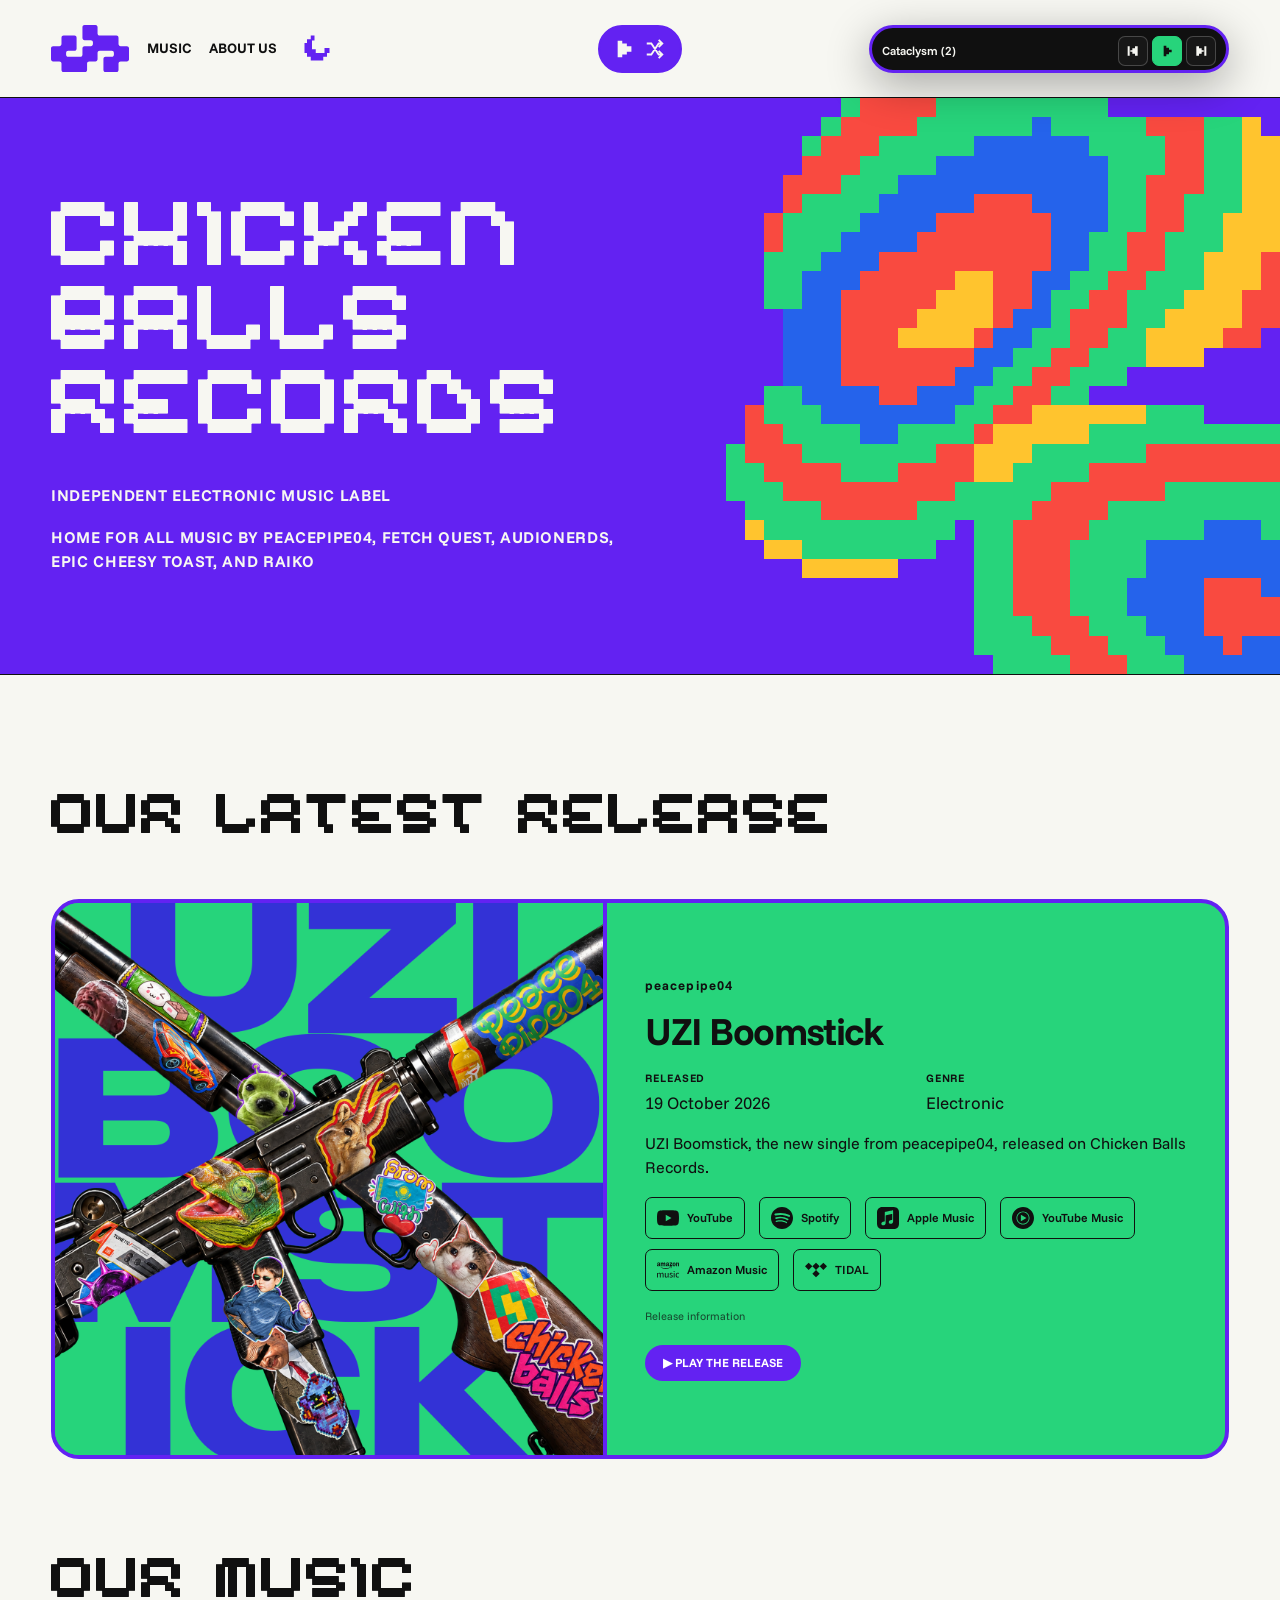
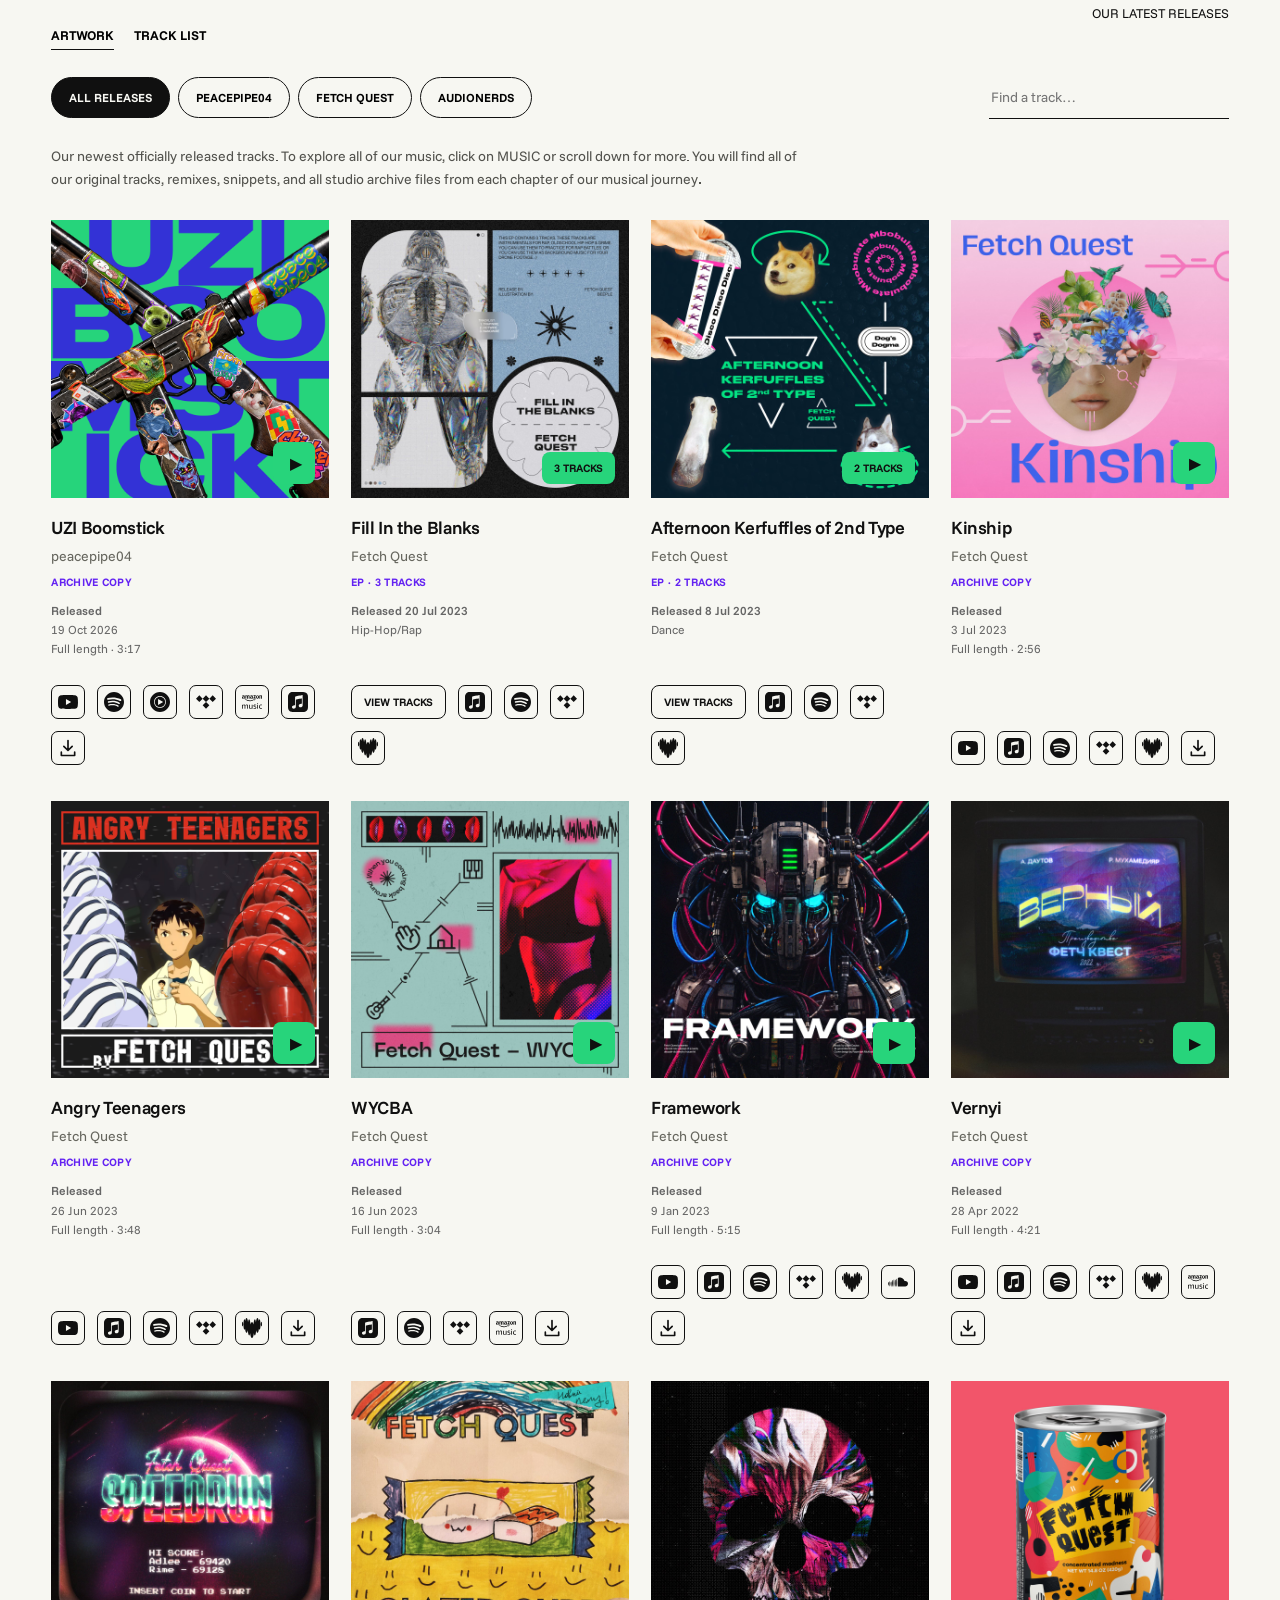
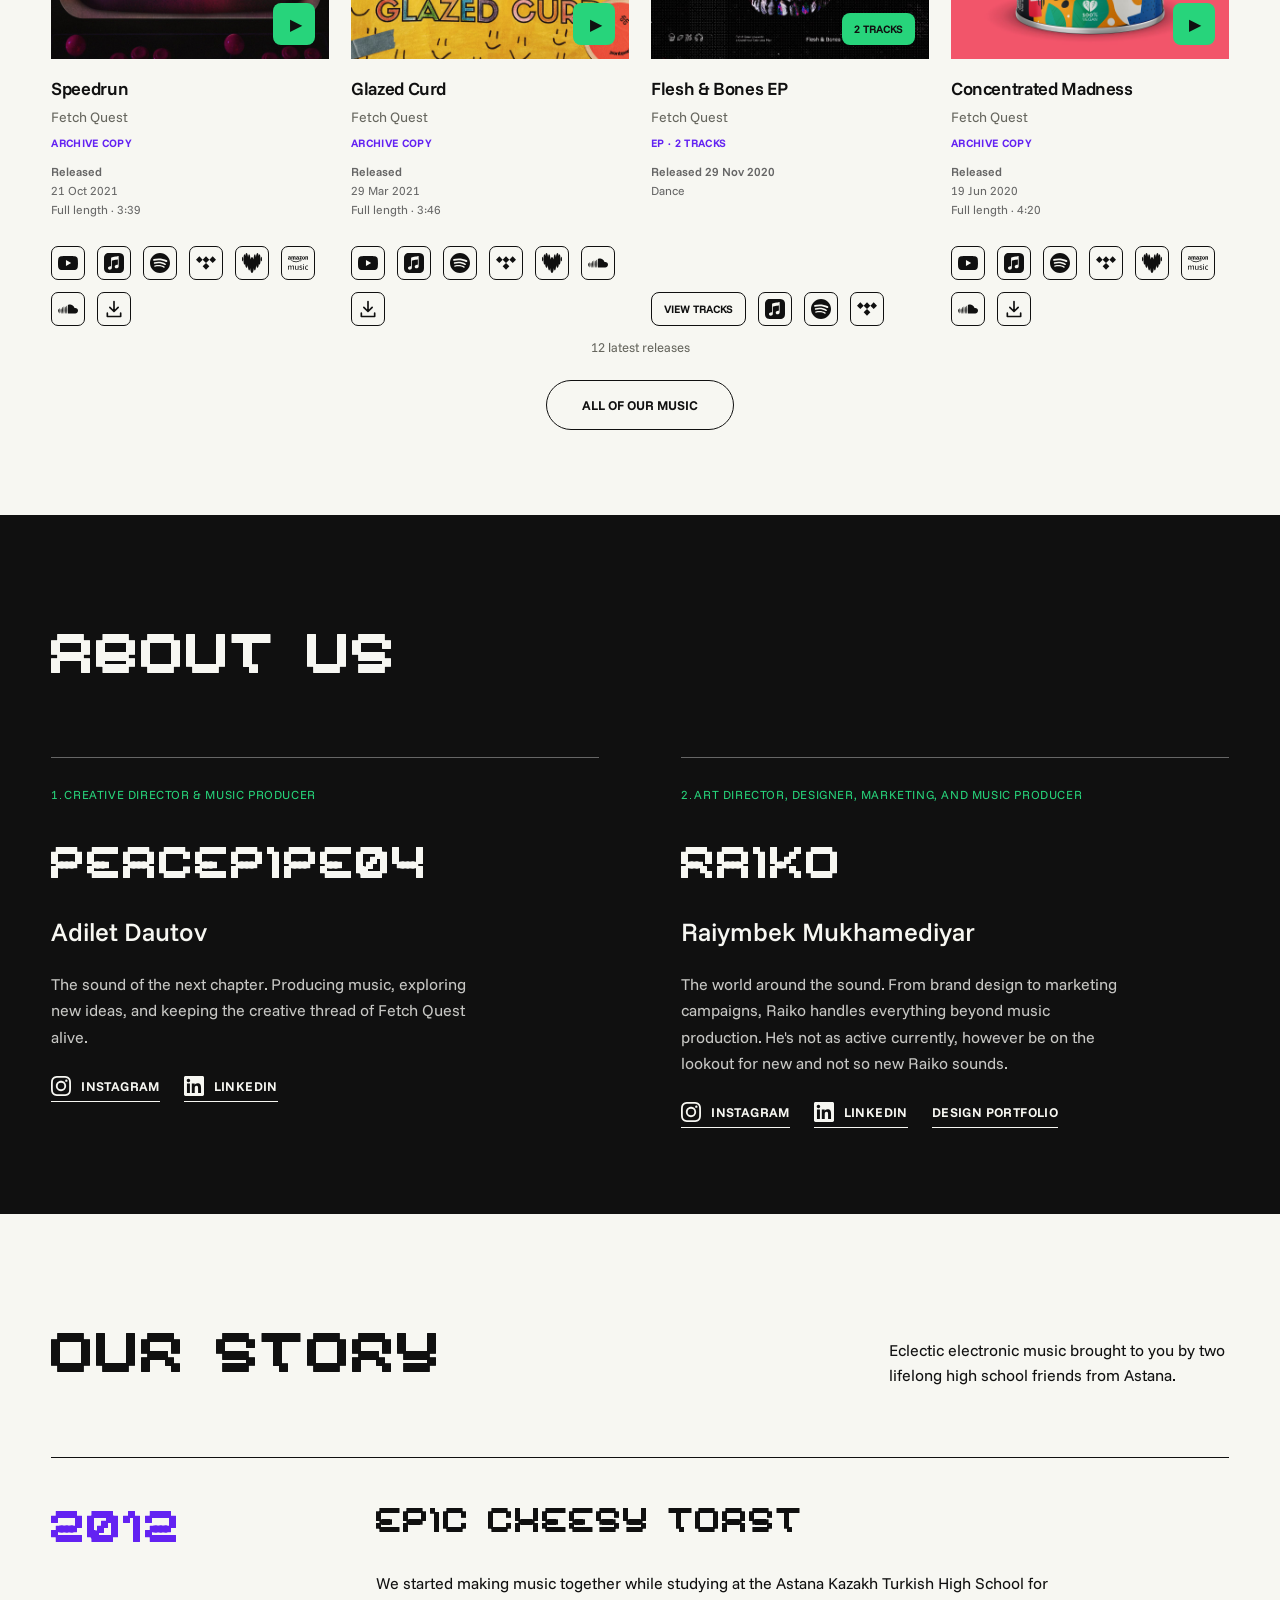
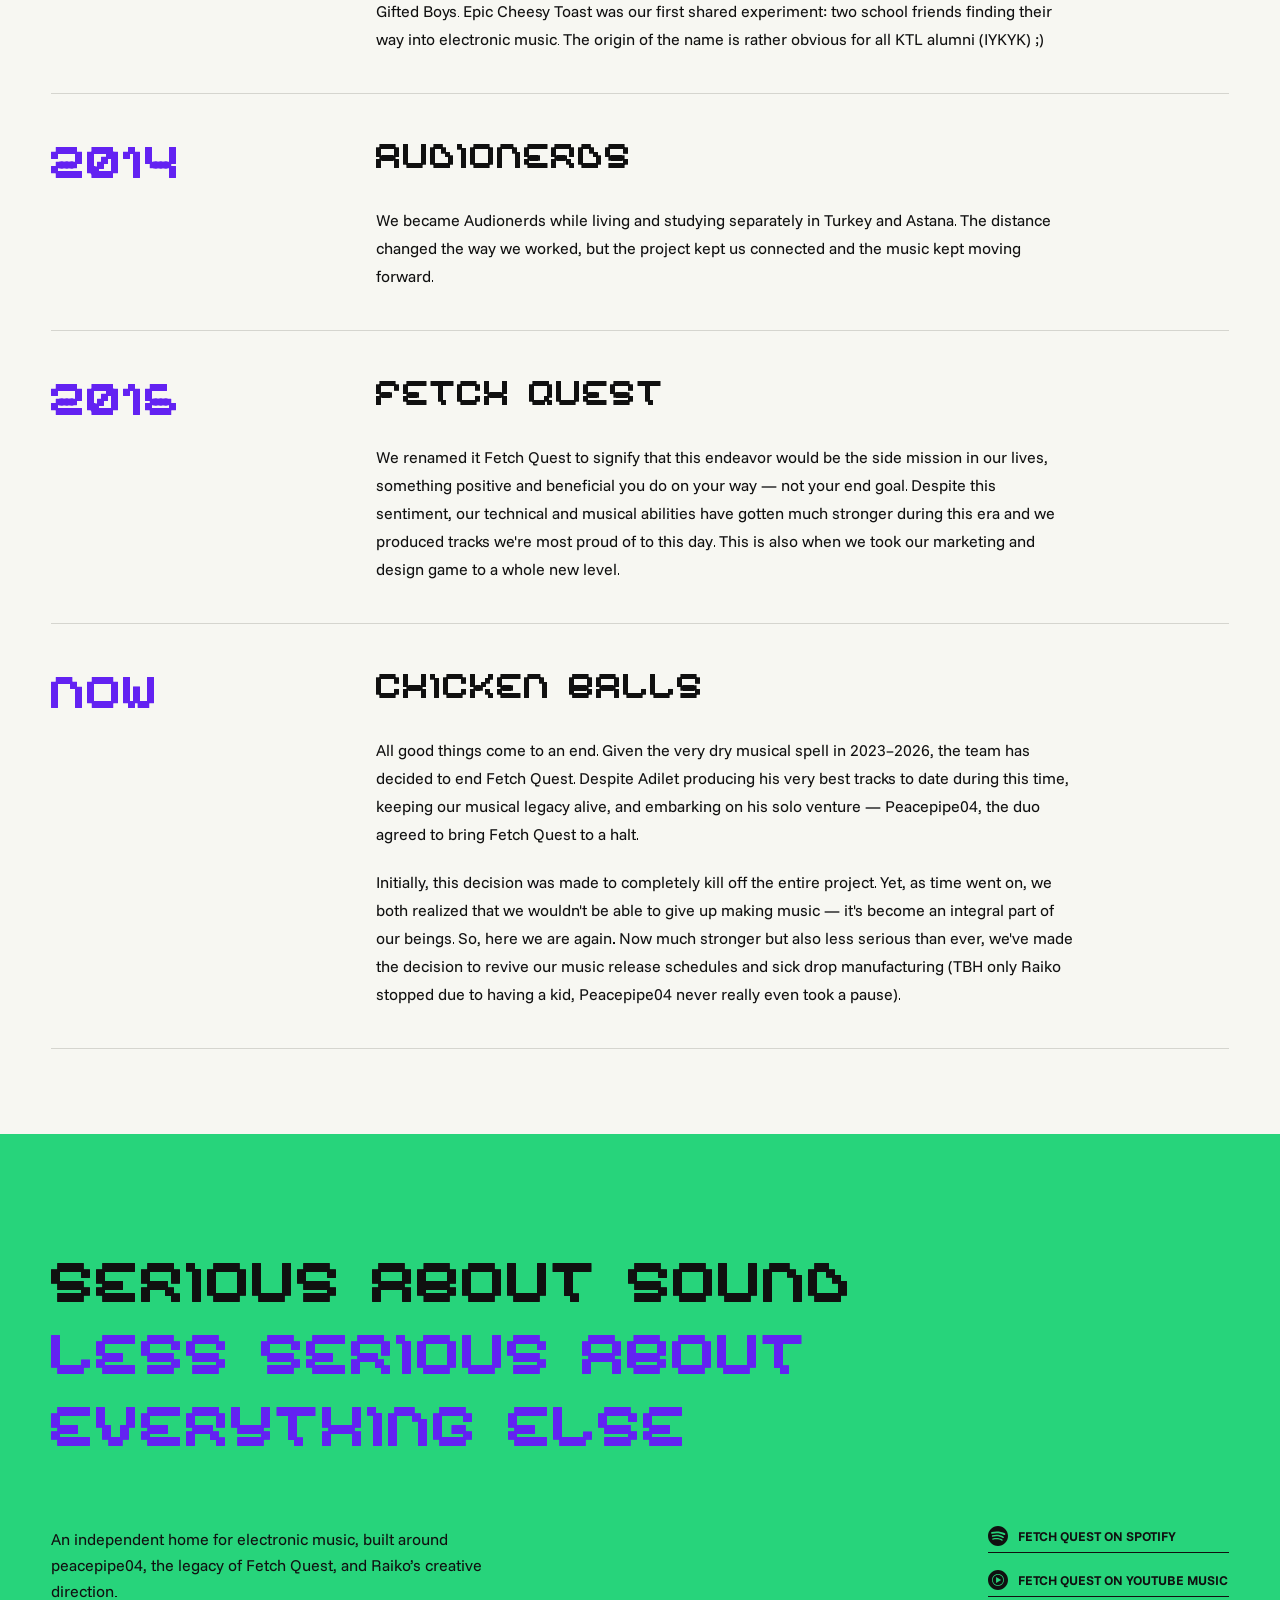
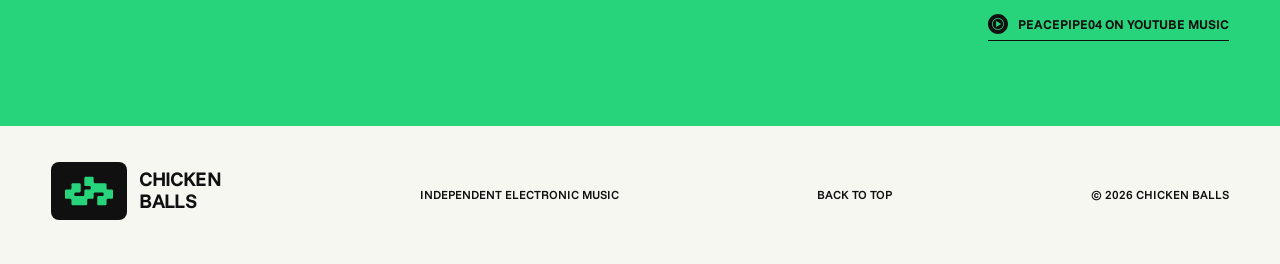
<file: index.html>
<!doctype html>
<html lang="en"><head><meta charset="utf-8"><meta name="viewport" content="width=device-width, initial-scale=1"><meta name="referrer" content="strict-origin-when-cross-origin"><meta name="theme-color" content="#6322f2"><meta name="description" content="Chicken Balls — an independent electronic music label. Explore peacepipe04, the Fetch Quest archive, and the creative direction of Raiko."><title>Chicken Balls — Independent electronic music</title><link rel="stylesheet" href="style.css?v=0e05058e1697"><link rel="stylesheet" href="music-updates.css?v=264921c4ed99"><link rel="stylesheet" href="artwork-layout.css?v=a13fa902a957"><link rel="stylesheet" href="zenyt.css?v=a82aa2917c0f"><link rel="stylesheet" href="archive.css?v=46d4344c7d3b"><link rel="stylesheet" href="floating-player.css?v=11b12157ee65"><link rel="stylesheet" href="compact-player.css?v=e9a498d72b85"><link rel="stylesheet" href="site-enhancements.css?v=86eee51b4c34"><link rel="stylesheet" href="release-player.css?v=696f92ced68b"><link rel="stylesheet" href="player-balance.css?v=326f688c9946"><link rel="preload" href="assets/fonts/ChickenBallsFont.ttf?v=d32ab66d446a" as="font" type="font/ttf" crossorigin><link rel="stylesheet" href="player-refinements.css?v=3584739a7eab"><link rel="icon" href="favicon.svg?v=6939a4829fbb"><link rel="stylesheet" href="about-updates.css?v=d195edd1bab8"><link rel="stylesheet" href="streaming-links.css?v=bbf9d5753bc1"><link rel="stylesheet" href="discography.css?v=de3d8017a100"><link rel="stylesheet" href="hero-mosaic.css?v=7d8388c81401"><link rel="stylesheet" href="editorial-updates.css?v=152810400168"><link rel="stylesheet" href="player-docking.css?v=dfefe969cf42"></head>
<body data-page="home"><a class="skip" href="#music">Skip to music</a>
<header><a class="wordmark" href="#top" aria-label="Chicken Balls home"><img class="brand-symbol" src="assets/chicken-balls-logo-purple.svg?v=69ef0edc38bc" alt=""></a><nav aria-label="Main navigation"><a href="discography.html">MUSIC</a><a href="#people">ABOUT US</a></nav></header>
<section class="listening-room" aria-label="Music player" id="listening-room"><div class="now-playing"><span class="eyebrow">ON THE DECK</span><div><h3 id="playing-title">generic indie pop song</h3><p id="playing-artist">peacepipe04</p></div><p id="player-status" role="status" aria-live="polite">Press play to listen here.</p><div class="player-actions"><button id="audio-mode" hidden aria-pressed="false">ARCHIVE AUDIO</button><button id="soundcloud-mode" hidden aria-pressed="false">SOUNDCLOUD</button><button id="youtube-mode" class="active" aria-pressed="true">YOUTUBE</button><button id="spotify-mode" hidden aria-pressed="false">SPOTIFY</button><a id="original-track" href="https://music.youtube.com/watch?v=oasfLfWYgTo" target="_blank" rel="noopener">OPEN ORIGINAL</a></div></div><div class="player-screen"><div id="youtube-player"></div></div></section>
<main id="top"><section class="hero" aria-labelledby="hero-title"><h1 id="hero-title"><span class="hero-title-line">Chicken</span> <span class="hero-title-line">Balls</span> <span class="hero-title-line">Records</span></h1><div class="hero-bottom"><p>INDEPENDENT ELECTRONIC MUSIC LABEL</p><p>HOME FOR ALL MUSIC BY PEACEPIPE04, FETCH QUEST, AUDIONERDS, <br class="desktop-artist-break"><span style="white-space:nowrap">EPIC CHEESY TOAST</span>, AND RAIKO</p></div><div class="hero-graphic" aria-hidden="true"><img src="assets/chicken-balls-logo-outline.svg?v=13847eff648e" alt=""></div></section>
<section class="music" id="music"><div class="section-heading"><div><h2>Our latest release</h2></div></div><div id="latest-release" class="latest-release" aria-label="Latest release"></div>
<div class="archive-heading"><h3>Our music</h3><span id="total-count"></span></div><div class="archive-controls"><div class="filters" role="group" aria-label="Filter artist"><button class="active" data-filter="All" aria-pressed="true">ALL MUSIC</button><button data-filter="peacepipe04" aria-pressed="false">PEACEPIPE04</button><button data-filter="Fetch Quest" aria-pressed="false">FETCH QUEST</button><button data-filter="Audionerds" aria-pressed="false">AUDIONERDS</button><button data-filter="Epic Cheesy Toast" aria-pressed="false">EPIC CHEESY TOAST</button><button data-filter="Raiko" aria-pressed="false">RAIKO</button><button data-filter="Unassigned" aria-pressed="false">STUDIO FILES</button></div><label class="search"><span class="sr-only">Search tracks</span><input id="search" type="search" placeholder="Find a track…"></label></div><p class="archive-note">Our newest officially released tracks. To explore all of our music, click on MUSIC or scroll down for more. You will find all of our original tracks, remixes, snippets, and all studio archive files from each chapter of our musical journey.</p><div class="list-header" aria-hidden="true"><span>TRACK / ARTIST</span><span>COLLECTION</span><span>LISTEN</span></div><div id="tracks"></div><p id="results-status" class="results-status" role="status" aria-live="polite"></p><a id="more" class="load-more" href="discography.html">ALL OF OUR MUSIC</a><noscript><p>Open the full catalogs on <a href="https://open.spotify.com/artist/2AsQITCEKRoMrBVx1sqJtX">Spotify</a> and <a href="https://music.youtube.com/@peacepipe04">YouTube Music</a>.</p></noscript></section>
<section class="people" id="people"><div class="section-heading"><div><h2>About us</h2></div></div><div class="people-grid"><article><span class="role">1. CREATIVE DIRECTOR &amp; MUSIC PRODUCER</span><h3>peacepipe04</h3><p class="person-name">Adilet Dautov</p><p>The sound of the next chapter. Producing music, exploring new ideas, and keeping the creative thread of Fetch Quest alive.</p><div class="person-links"><a class="text-link" href="https://www.instagram.com/peacepipe04" target="_blank" rel="noopener" aria-label="Adilet Dautov on Instagram"><svg aria-hidden="true" viewBox="0 0 24 24" xmlns="http://www.w3.org/2000/svg"><title>Instagram</title><path d="M7.0301.084c-1.2768.0602-2.1487.264-2.911.5634-.7888.3075-1.4575.72-2.1228 1.3877-.6652.6677-1.075 1.3368-1.3802 2.127-.2954.7638-.4956 1.6365-.552 2.914-.0564 1.2775-.0689 1.6882-.0626 4.947.0062 3.2586.0206 3.6671.0825 4.9473.061 1.2765.264 2.1482.5635 2.9107.308.7889.72 1.4573 1.388 2.1228.6679.6655 1.3365 1.0743 2.1285 1.38.7632.295 1.6361.4961 2.9134.552 1.2773.056 1.6884.069 4.9462.0627 3.2578-.0062 3.668-.0207 4.9478-.0814 1.28-.0607 2.147-.2652 2.9098-.5633.7889-.3086 1.4578-.72 2.1228-1.3881.665-.6682 1.0745-1.3378 1.3795-2.1284.2957-.7632.4966-1.636.552-2.9124.056-1.2809.0692-1.6898.063-4.948-.0063-3.2583-.021-3.6668-.0817-4.9465-.0607-1.2797-.264-2.1487-.5633-2.9117-.3084-.7889-.72-1.4568-1.3876-2.1228C21.2982 1.33 20.628.9208 19.8378.6165 19.074.321 18.2017.1197 16.9244.0645 15.6471.0093 15.236-.005 11.977.0014 8.718.0076 8.31.0215 7.0301.0839m.1402 21.6932c-1.17-.0509-1.8053-.2453-2.2287-.408-.5606-.216-.96-.4771-1.3819-.895-.422-.4178-.6811-.8186-.9-1.378-.1644-.4234-.3624-1.058-.4171-2.228-.0595-1.2645-.072-1.6442-.079-4.848-.007-3.2037.0053-3.583.0607-4.848.05-1.169.2456-1.805.408-2.2282.216-.5613.4762-.96.895-1.3816.4188-.4217.8184-.6814 1.3783-.9003.423-.1651 1.0575-.3614 2.227-.4171 1.2655-.06 1.6447-.072 4.848-.079 3.2033-.007 3.5835.005 4.8495.0608 1.169.0508 1.8053.2445 2.228.408.5608.216.96.4754 1.3816.895.4217.4194.6816.8176.9005 1.3787.1653.4217.3617 1.056.4169 2.2263.0602 1.2655.0739 1.645.0796 4.848.0058 3.203-.0055 3.5834-.061 4.848-.051 1.17-.245 1.8055-.408 2.2294-.216.5604-.4763.96-.8954 1.3814-.419.4215-.8181.6811-1.3783.9-.4224.1649-1.0577.3617-2.2262.4174-1.2656.0595-1.6448.072-4.8493.079-3.2045.007-3.5825-.006-4.848-.0608M16.953 5.5864A1.44 1.44 0 1 0 18.39 4.144a1.44 1.44 0 0 0-1.437 1.4424M5.8385 12.012c.0067 3.4032 2.7706 6.1557 6.173 6.1493 3.4026-.0065 6.157-2.7701 6.1506-6.1733-.0065-3.4032-2.771-6.1565-6.174-6.1498-3.403.0067-6.156 2.771-6.1496 6.1738M8 12.0077a4 4 0 1 1 4.008 3.9921A3.9996 3.9996 0 0 1 8 12.0077"/></svg><span>INSTAGRAM</span></a><a class="text-link" href="https://www.linkedin.com/in/adilet-dautov-7aba1ba9/" target="_blank" rel="noopener" aria-label="Adilet Dautov on LinkedIn"><svg aria-hidden="true" viewBox="0 0 24 24" xmlns="http://www.w3.org/2000/svg"><title>LinkedIn</title><path d="M20.447 20.452h-3.554v-5.569c0-1.328-.027-3.037-1.852-3.037-1.853 0-2.136 1.445-2.136 2.939v5.667H9.351V9h3.414v1.561h.046c.477-.9 1.637-1.85 3.37-1.85 3.601 0 4.267 2.37 4.267 5.455v6.286zM5.337 7.433c-1.144 0-2.063-.926-2.063-2.065 0-1.138.92-2.063 2.063-2.063 1.14 0 2.064.925 2.064 2.063 0 1.139-.925 2.065-2.064 2.065zm1.782 13.019H3.555V9h3.564v11.452zM22.225 0H1.771C.792 0 0 .774 0 1.729v20.542C0 23.227.792 24 1.771 24h20.451C23.2 24 24 23.227 24 22.271V1.729C24 .774 23.2 0 22.222 0h.003z"/></svg><span>LINKEDIN</span></a></div></article><article><span class="role">2. ART DIRECTOR, DESIGNER, MARKETING, AND MUSIC PRODUCER</span><h3>Raiko</h3><p class="person-name">Raiymbek Mukhamediyar</p><p>The world around the sound. From brand design to marketing campaigns, Raiko handles everything beyond music production. He's not as active currently, however be on the lookout for new and not so new Raiko sounds.</p><div class="person-links"><a class="text-link" href="https://www.instagram.com/raiym.m" target="_blank" rel="noopener" aria-label="Raiymbek Mukhamediyar on Instagram"><svg aria-hidden="true" viewBox="0 0 24 24" xmlns="http://www.w3.org/2000/svg"><title>Instagram</title><path d="M7.0301.084c-1.2768.0602-2.1487.264-2.911.5634-.7888.3075-1.4575.72-2.1228 1.3877-.6652.6677-1.075 1.3368-1.3802 2.127-.2954.7638-.4956 1.6365-.552 2.914-.0564 1.2775-.0689 1.6882-.0626 4.947.0062 3.2586.0206 3.6671.0825 4.9473.061 1.2765.264 2.1482.5635 2.9107.308.7889.72 1.4573 1.388 2.1228.6679.6655 1.3365 1.0743 2.1285 1.38.7632.295 1.6361.4961 2.9134.552 1.2773.056 1.6884.069 4.9462.0627 3.2578-.0062 3.668-.0207 4.9478-.0814 1.28-.0607 2.147-.2652 2.9098-.5633.7889-.3086 1.4578-.72 2.1228-1.3881.665-.6682 1.0745-1.3378 1.3795-2.1284.2957-.7632.4966-1.636.552-2.9124.056-1.2809.0692-1.6898.063-4.948-.0063-3.2583-.021-3.6668-.0817-4.9465-.0607-1.2797-.264-2.1487-.5633-2.9117-.3084-.7889-.72-1.4568-1.3876-2.1228C21.2982 1.33 20.628.9208 19.8378.6165 19.074.321 18.2017.1197 16.9244.0645 15.6471.0093 15.236-.005 11.977.0014 8.718.0076 8.31.0215 7.0301.0839m.1402 21.6932c-1.17-.0509-1.8053-.2453-2.2287-.408-.5606-.216-.96-.4771-1.3819-.895-.422-.4178-.6811-.8186-.9-1.378-.1644-.4234-.3624-1.058-.4171-2.228-.0595-1.2645-.072-1.6442-.079-4.848-.007-3.2037.0053-3.583.0607-4.848.05-1.169.2456-1.805.408-2.2282.216-.5613.4762-.96.895-1.3816.4188-.4217.8184-.6814 1.3783-.9003.423-.1651 1.0575-.3614 2.227-.4171 1.2655-.06 1.6447-.072 4.848-.079 3.2033-.007 3.5835.005 4.8495.0608 1.169.0508 1.8053.2445 2.228.408.5608.216.96.4754 1.3816.895.4217.4194.6816.8176.9005 1.3787.1653.4217.3617 1.056.4169 2.2263.0602 1.2655.0739 1.645.0796 4.848.0058 3.203-.0055 3.5834-.061 4.848-.051 1.17-.245 1.8055-.408 2.2294-.216.5604-.4763.96-.8954 1.3814-.419.4215-.8181.6811-1.3783.9-.4224.1649-1.0577.3617-2.2262.4174-1.2656.0595-1.6448.072-4.8493.079-3.2045.007-3.5825-.006-4.848-.0608M16.953 5.5864A1.44 1.44 0 1 0 18.39 4.144a1.44 1.44 0 0 0-1.437 1.4424M5.8385 12.012c.0067 3.4032 2.7706 6.1557 6.173 6.1493 3.4026-.0065 6.157-2.7701 6.1506-6.1733-.0065-3.4032-2.771-6.1565-6.174-6.1498-3.403.0067-6.156 2.771-6.1496 6.1738M8 12.0077a4 4 0 1 1 4.008 3.9921A3.9996 3.9996 0 0 1 8 12.0077"/></svg><span>INSTAGRAM</span></a><a class="text-link" href="https://www.linkedin.com/in/raiymbek-mukhamediyar-2b030a120" target="_blank" rel="noopener" aria-label="Raiymbek Mukhamediyar on LinkedIn"><svg aria-hidden="true" viewBox="0 0 24 24" xmlns="http://www.w3.org/2000/svg"><title>LinkedIn</title><path d="M20.447 20.452h-3.554v-5.569c0-1.328-.027-3.037-1.852-3.037-1.853 0-2.136 1.445-2.136 2.939v5.667H9.351V9h3.414v1.561h.046c.477-.9 1.637-1.85 3.37-1.85 3.601 0 4.267 2.37 4.267 5.455v6.286zM5.337 7.433c-1.144 0-2.063-.926-2.063-2.065 0-1.138.92-2.063 2.063-2.063 1.14 0 2.064.925 2.064 2.063 0 1.139-.925 2.065-2.064 2.065zm1.782 13.019H3.555V9h3.564v11.452zM22.225 0H1.771C.792 0 0 .774 0 1.729v20.542C0 23.227.792 24 1.771 24h20.451C23.2 24 24 23.227 24 22.271V1.729C24 .774 23.2 0 22.222 0h.003z"/></svg><span>LINKEDIN</span></a><a class="text-link" href="https://raiymbek.framer.website/" target="_blank" rel="noopener" aria-label="Raiymbek Mukhamediyar design portfolio">DESIGN PORTFOLIO</a></div></article></div></section>
<section class="history" id="history" aria-labelledby="history-title"><div class="section-heading"><div><h2 id="history-title">Our story</h2></div><p>Eclectic electronic music brought to you by two lifelong high school friends from Astana.</p></div><div class="history-timeline"><article><span class="history-year">2012</span><div><h3>Epic Cheesy Toast</h3><p>We started making music together while studying at the Astana Kazakh Turkish High School for Gifted Boys. Epic Cheesy Toast was our first shared experiment: two school friends finding their way into electronic music. The origin of the name is rather obvious for all KTL alumni (IYKYK) ;)</p></div></article><article><span class="history-year">2014</span><div><h3>Audionerds</h3><p>We became Audionerds while living and studying separately in Turkey and Astana. The distance changed the way we worked, but the project kept us connected and the music kept moving forward.</p></div></article><article><span class="history-year">2016</span><div><h3>Fetch Quest</h3><p>We renamed it Fetch Quest to signify that this endeavor would be the side mission in our lives, something positive and beneficial you do on your way — not your end goal. Despite this sentiment, our technical and musical abilities have gotten much stronger during this era and we produced tracks we're most proud of to this day. This is also when we took our marketing and design game to a whole new level.</p></div></article><article><span class="history-year">NOW</span><div><h3>Chicken Balls</h3><p>All good things come to an end. Given the very dry musical spell in 2023–2026, the team has decided to end Fetch Quest. Despite Adilet producing his very best tracks to date during this time, keeping our musical legacy alive, and embarking on his solo venture — Peacepipe04, the duo agreed to bring Fetch Quest to a halt.</p><p>Initially, this decision was made to completely kill off the entire project. Yet, as time went on, we both realized that we wouldn't be able to give up making music — it's become an integral part of our beings. So, here we are again. Now much stronger but also less serious than ever, we've made the decision to revive our music release schedules and sick drop manufacturing (TBH only Raiko stopped due to having a kid, Peacepipe04 never really even took a pause).</p></div></article></div></section><section class="label" id="label"><h2>Serious about sound<br><span>Less serious about<br>everything else</span></h2><div class="label-bottom"><p>An independent home for electronic music, built around peacepipe04, the legacy of Fetch Quest, and Raiko’s creative direction.</p><div class="platforms"><a href="https://open.spotify.com/artist/2AsQITCEKRoMrBVx1sqJtX" target="_blank" rel="noopener"><svg aria-hidden="true" viewBox="0 0 24 24" xmlns="http://www.w3.org/2000/svg"><title>Spotify</title><path d="M12 0C5.4 0 0 5.4 0 12s5.4 12 12 12 12-5.4 12-12S18.66 0 12 0zm5.521 17.34c-.24.359-.66.48-1.021.24-2.82-1.74-6.36-2.101-10.561-1.141-.418.122-.779-.179-.899-.539-.12-.421.18-.78.54-.9 4.56-1.021 8.52-.6 11.64 1.32.42.18.479.659.301 1.02zm1.44-3.3c-.301.42-.841.6-1.262.3-3.239-1.98-8.159-2.58-11.939-1.38-.479.12-1.02-.12-1.14-.6-.12-.48.12-1.021.6-1.141C9.6 9.9 15 10.561 18.72 12.84c.361.181.54.78.241 1.2zm.12-3.36C15.24 8.4 8.82 8.16 5.16 9.301c-.6.179-1.2-.181-1.38-.721-.18-.601.18-1.2.72-1.381 4.26-1.26 11.28-1.02 15.721 1.621.539.3.719 1.02.419 1.56-.299.421-1.02.599-1.559.3z"/></svg><span>FETCH QUEST ON SPOTIFY</span></a><a href="https://music.youtube.com/channel/UCbsrG1acdU33Q5pCnoHk4Yw" target="_blank" rel="noopener"><svg aria-hidden="true" viewBox="0 0 24 24" xmlns="http://www.w3.org/2000/svg"><title>YouTube Music</title><path d="M12 0C5.376 0 0 5.376 0 12s5.376 12 12 12 12-5.376 12-12S18.624 0 12 0zm0 19.104c-3.924 0-7.104-3.18-7.104-7.104S8.076 4.896 12 4.896s7.104 3.18 7.104 7.104-3.18 7.104-7.104 7.104zm0-13.332c-3.432 0-6.228 2.796-6.228 6.228S8.568 18.228 12 18.228s6.228-2.796 6.228-6.228S15.432 5.772 12 5.772zM9.684 15.54V8.46L15.816 12l-6.132 3.54z"/></svg><span>FETCH QUEST ON YOUTUBE MUSIC</span></a><a href="https://music.youtube.com/@peacepipe04" target="_blank" rel="noopener"><svg aria-hidden="true" viewBox="0 0 24 24" xmlns="http://www.w3.org/2000/svg"><title>YouTube Music</title><path d="M12 0C5.376 0 0 5.376 0 12s5.376 12 12 12 12-5.376 12-12S18.624 0 12 0zm0 19.104c-3.924 0-7.104-3.18-7.104-7.104S8.076 4.896 12 4.896s7.104 3.18 7.104 7.104-3.18 7.104-7.104 7.104zm0-13.332c-3.432 0-6.228 2.796-6.228 6.228S8.568 18.228 12 18.228s6.228-2.796 6.228-6.228S15.432 5.772 12 5.772zM9.684 15.54V8.46L15.816 12l-6.132 3.54z"/></svg><span>PEACEPIPE04 ON YOUTUBE MUSIC</span></a></div></div></section></main>
<footer><a class="wordmark" href="#top"><img class="brand-symbol" src="assets/chicken-balls-logo.svg?v=6939a4829fbb" alt=""><span class="brand-name">CHICKEN<br>BALLS</span></a><span>INDEPENDENT ELECTRONIC MUSIC</span><a href="#top">BACK TO TOP</a><span>© <span id="year">2026</span> CHICKEN BALLS</span></footer><script src="catalog.js?v=4508d2b23adc"></script><script src="artwork.js?v=73d5e56d52cf"></script><script src="catalog-tools.js?v=3ba21516ba80"></script><script src="platform-icons.js?v=7972b5b67f4c"></script><script src="release-groups.js?v=d557bcf7e37b"></script><script src="app.js?v=d480d52c79ba"></script><script src="player.js?v=525d32bf2590"></script><script src="floating-player.js?v=e481b5f9c558"></script><script src="site-enhancements.js?v=4034faf7898a"></script><script src="latest-release.js?v=0b86e10e314b"></script><script src="release-player.js?v=3616f842eef4"></script><script src="player-scrubber.js?v=312efe061540"></script><script src="streaming-links.js?v=ffabb229e06c"></script><script src="navigation.js?v=997185ebb4bf"></script><script src="hero-mosaic.js?v=a822f183f486"></script><script src="artwork-viewer.js?v=508ede4283bb"></script></body></html>
</file>
<file: style.css>
@font-face{font-family:'Funnel Sans';src:url('assets/fonts/FunnelSans-variable.woff2?v=75d3c7a2af4c') format('woff2');font-weight:300 800;font-style:normal;font-display:swap}
@font-face{font-family:'Funnel Sans';src:url('assets/fonts/FunnelSans-Italic-variable.woff2?v=f0435e0e160f') format('woff2');font-weight:300 800;font-style:italic;font-display:swap}
@font-face{font-family:'Funnel Display';src:url('assets/fonts/FunnelDisplay-variable.woff2?v=fdb7d8991703') format('woff2');font-weight:300 800;font-style:normal;font-display:swap}
:root{--purple:#6322f2;--green:#27d47b;--black:#101010;--white:#f7f7f2;--line:#d5d5cf}*{box-sizing:border-box}html{scroll-behavior:smooth;scroll-padding-top:95px}body{margin:0;background:var(--white);color:var(--black);font-family:'Funnel Sans',Arial,sans-serif;font-size:16px}a{color:inherit;text-decoration:none}button,input{font:inherit}button,a,input{ -webkit-tap-highlight-color:transparent}button{cursor:pointer}a:focus-visible,button:focus-visible,input:focus-visible{outline:3px solid var(--purple);outline-offset:5px}.skip{position:absolute;top:-100px;background:var(--green);padding:16px;z-index:99}.skip:focus{top:10px}.sr-only{position:absolute;width:1px;height:1px;padding:0;overflow:hidden;clip:rect(0,0,0,0)}header{height:98px;display:flex;align-items:center;justify-content:space-between;padding:0 4%;border-bottom:1px solid var(--black);background:var(--white)}.wordmark{font-family:'Barlow Condensed',Impact,sans-serif;font-weight:900;font-size:25px;line-height:.83;letter-spacing:-.6px;position:relative}.wordmark span{font:12px Arial;position:absolute;top:0;right:-15px}nav{display:flex;gap:38px;font-size:14px;font-weight:700}nav a:hover,footer a:hover{text-decoration:underline;text-underline-offset:5px}.header-listen{font-size:14px;font-weight:700;border:1px solid;border-radius:50%;padding:17px 25px}.header-listen:hover{background:var(--green)}.hero{padding:28px 4% 36px;background:var(--purple);position:relative;overflow:hidden}.hero-top,.hero-bottom{display:flex;justify-content:space-between;align-items:center}.hero-top{font-size:13px;font-weight:700;letter-spacing:.04em}.hero h1{font-family:'Barlow Condensed',Impact,'Arial Narrow',sans-serif;font-weight:900;font-size:clamp(100px,22.5vw,360px);letter-spacing:-.025em;line-height:.77;margin:57px 0 45px;position:relative;z-index:1}.hero h1 span{color:var(--green)}.hero h1 i{font-style:normal;font-family:Arial;font-size:clamp(25px,5vw,80px);position:absolute;top:0;right:3%}.hero-bottom p{margin:0;font-size:17px;line-height:1.45;font-weight:500}.pill{border:1px solid var(--black);border-radius:100px;padding:19px 30px;font-size:14px;font-weight:700;background:var(--green);transition:transform .2s,background .2s}.pill:hover{transform:translateY(-3px);background:var(--white)}.catalog-mark{font-size:12px;line-height:1.55;text-align:right;letter-spacing:.06em;font-weight:700}.hero-line{position:absolute;width:60%;height:180px;right:-12%;bottom:65px;border:1px solid rgba(16,16,16,.22);border-radius:50%;transform:rotate(-25deg);pointer-events:none}.intro{display:grid;grid-template-columns:1fr 1fr;gap:10%;padding:90px 4%;align-items:center}.eyebrow{font-size:13px;font-weight:700;letter-spacing:.08em}.intro h2,.section-heading h2{font-family:'Barlow Condensed',Impact,sans-serif;font-size:clamp(52px,6.3vw,100px);line-height:.95;letter-spacing:-.02em;margin:25px 0 30px}.intro p{max-width:410px;line-height:1.65;margin-bottom:35px}.text-link{font-size:13px;font-weight:700;display:inline-block;border-bottom:1px solid;padding-bottom:5px;letter-spacing:.03em}.text-link:hover{color:var(--purple)}.label-art{margin:0}.label-art img{display:block;width:100%;height:auto;aspect-ratio:1;object-fit:cover}.label-art figcaption{display:flex;justify-content:space-between;gap:12px;font-size:12px;font-weight:500;margin-top:12px}.music{padding:85px 4%;border-top:1px solid var(--black)}.section-heading{display:flex;justify-content:space-between;align-items:flex-end;margin-bottom:42px}.section-heading h2{margin-bottom:0}.section-heading p{line-height:1.6;margin:0 0 8px}.featured{display:grid;grid-template-columns:repeat(3,1fr);gap:24px}.featured>a:hover .cover{transform:translateY(-5px)}.cover{height:auto;aspect-ratio:1;display:flex;flex-direction:column;justify-content:space-between;padding:25px;transition:transform .25s;overflow:hidden}.cover>span{font-family:'Barlow Condensed',Impact,sans-serif;font-size:clamp(36px,5vw,78px);line-height:.9;font-weight:800;letter-spacing:-.015em}.cover small{font-size:12px;font-weight:700;letter-spacing:.05em}.cover-one{background:var(--green)}.cover-two{background:var(--black);color:var(--white)}.cover-two>span{color:var(--green)}.cover-three{background:var(--purple);color:var(--white)}.feature-meta{display:block;font-size:12px;margin-top:18px;letter-spacing:.03em}.featured h3{font-size:22px;letter-spacing:-.03em;margin:9px 0 20px}.archive-heading{display:flex;justify-content:space-between;align-items:center;margin-top:85px}.archive-heading h3{font-size:30px;letter-spacing:-.05em}.archive-heading>span{font-size:13px}.archive-controls{display:flex;justify-content:space-between;gap:20px;align-items:center}.filters{display:flex;gap:8px;flex-wrap:wrap}.filters button{border:1px solid var(--black);border-radius:100px;background:transparent;padding:12px 17px;font-size:12px;font-weight:700}.filters button.active,.filters button:hover{color:var(--white);background:var(--black)}.search input{width:240px;border:none;border-bottom:1px solid var(--black);padding:12px 2px;background:transparent;border-radius:0;font-size:14px}.archive-note{font-size:14px;color:#52524d;line-height:1.6;max-width:750px;margin:26px 0}.list-header,.track{display:grid;grid-template-columns:minmax(0,1.8fr) minmax(0,.6fr) minmax(0,1fr);gap:25px;align-items:center}.list-header{font-size:12px;letter-spacing:.06em;border-bottom:1px solid var(--black);padding:16px 0}.list-header>span:last-child{text-align:right}.track{border-bottom:1px solid var(--line);padding:21px 0}.track-name{display:flex;align-items:center;gap:20px}.track-number{color:#77776e;font-size:12px;min-width:23px}.track h4{margin:0 0 6px;font-size:18px;font-weight:600;line-height:1.35;overflow-wrap:anywhere}.track p{font-size:13px;margin:0;color:#66665e}.track-type{font-size:12px;color:#66665e}.track-links{display:flex;gap:16px;justify-content:flex-end;align-items:center}.track-links a{font-size:12px;font-weight:700;border-bottom:1px solid;padding-bottom:4px;text-align:center}.track-links a:hover{color:var(--purple)}.duration{font-size:12px;color:#66665e}.load-more{display:block;border:1px solid var(--black);border-radius:100px;background:transparent;padding:16px 35px;font-size:13px;font-weight:700;margin:25px auto 0}.load-more:hover{background:var(--green)}.results-status{font-size:13px;color:#66665e;text-align:center}.people{background:var(--black);color:var(--white);padding:85px 4%}.people-stamp{font-size:13px;line-height:1.5;color:var(--green);text-align:right}.people-grid{display:grid;grid-template-columns:1fr 1fr;gap:7%;margin-top:60px}.people-grid article{border-top:1px solid #666;padding-top:25px}.role{font-size:12px;color:var(--green);letter-spacing:.05em}.people-grid h3{font-family:'Barlow Condensed',Impact,sans-serif;font-size:clamp(48px,6.5vw,90px);line-height:1;margin:34px 0 25px;letter-spacing:-.02em}.people-grid p{max-width:440px;line-height:1.65;color:#c7c7c4}.people-grid .text-link{margin-top:20px}.people-grid .text-link:hover{color:var(--green)}.role-bottom{display:block;font-size:12px;line-height:1.5;margin-top:30px;color:#c7c7c4}.fetch-story{display:grid;grid-template-columns:1fr 1.5fr 1fr;gap:40px;align-items:center;border-top:1px solid #666;margin-top:70px;padding-top:35px}.fetch-story p{margin:0;font-size:17px;line-height:1.6}.fetch-story a{justify-self:end}.label{background:var(--green);padding:85px 4%}.label h2{font-family:'Barlow Condensed',Impact,sans-serif;font-size:clamp(45px,7.5vw,110px);font-weight:800;line-height:.95;letter-spacing:-.02em;margin:35px 0 55px}.label h2 span{color:var(--purple)}.label-bottom{display:flex;justify-content:space-between;gap:40px}.label-bottom p{max-width:440px;line-height:1.65;margin:0}.platforms{display:flex;flex-direction:column;gap:17px}.platforms a{font-size:13px;font-weight:700;border-bottom:1px solid;padding-bottom:6px}.platforms a:hover{color:var(--purple)}footer{display:flex;align-items:center;justify-content:space-between;gap:25px;padding:40px 4%;font-size:12px;font-weight:600}button[hidden]{display:none}
@media(min-width:1600px){.hero h1{font-size:350px}.hero,.intro,.music,.people,.label,header,footer{padding-left:max(4%,calc((100vw - 1500px)/2));padding-right:max(4%,calc((100vw - 1500px)/2))}}
@media(max-width:800px){header{height:85px}nav{gap:18px;font-size:12px}.header-listen{padding:12px 15px;font-size:12px}.hero h1{margin:50px 0 40px;font-size:26vw}.hero-top{font-size:12px}.hero-top span:last-child{display:none}.hero-bottom{gap:25px;align-items:flex-start}.catalog-mark{display:none}.hero-bottom p{font-size:15px}.pill{font-size:12px;padding:17px 20px}.intro{gap:35px;padding-top:60px;padding-bottom:60px}.intro h2{font-size:55px}.intro p{font-size:15px}.label-art figcaption{font-size:12px;flex-direction:column}.section-heading p{font-size:14px}.cover{padding:18px}.cover>span{font-size:6vw}.cover small{font-size:12px}.featured h3{font-size:18px}.feature-meta{font-size:12px}.archive-controls{flex-direction:column;align-items:stretch}.search input{width:100%}.track-links{gap:10px}.track-links a{font-size:12px}.duration{display:none}.track{gap:15px}.track h4{font-size:16px}.track-number{display:none}.fetch-story{grid-template-columns:1fr 2fr}.fetch-story a{grid-column:2;justify-self:start}.label-bottom{gap:30px}footer{flex-wrap:wrap}footer>span:first-of-type{display:none}}
@media(max-width:560px){header{padding:0 5%;height:80px}.wordmark{font-size:22px}nav{gap:14px}nav a:last-child{display:none}.hero{padding:24px 5% 32px}.hero h1{font-size:27vw;margin-top:42px}.hero-bottom{flex-direction:column;gap:22px}.hero h1 i{right:0}.intro{grid-template-columns:1fr;padding:55px 5%;gap:40px}.intro h2{font-size:64px}.intro p{font-size:16px}.label-art figcaption{flex-direction:row;flex-wrap:wrap}.music,.people,.label{padding:55px 5%}.section-heading{align-items:flex-start;gap:25px;flex-direction:column}.section-heading h2{font-size:64px}.featured{grid-template-columns:1fr;gap:38px}.cover{padding:26px;aspect-ratio:1.15}.cover>span{font-size:70px}.featured h3{font-size:22px}.archive-heading{margin-top:45px;gap:15px}.archive-heading h3{font-size:25px}.filters button{padding:11px 13px}.list-header{grid-template-columns:1fr auto}.list-header>span:nth-child(2){display:none}.track{grid-template-columns:minmax(0,1fr) auto;gap:13px}.track-type{display:none}.track-links{flex-direction:column;align-items:flex-end}.track h4{font-size:16px}.people-grid{grid-template-columns:1fr;gap:45px;margin-top:35px}.people-grid h3{font-size:64px}.people-stamp{text-align:left}.fetch-story{grid-template-columns:1fr;gap:22px;margin-top:45px}.fetch-story a{grid-column:1}.label h2{font-size:53px}.label-bottom{flex-direction:column}.platforms{align-items:flex-start}footer{padding:30px 5%;font-size:12px}.hero-line{display:none}}
@media(prefers-reduced-motion:reduce){html{scroll-behavior:auto}*{transition:none!important}}
</file>
<file: music-updates.css>
.wordmark{display:flex;align-items:center;gap:12px}.wordmark .brand-name{font:inherit;position:static}.brand-symbol{width:62px;height:44px}.hero h1 .hero-logo{position:absolute;width:clamp(90px,22vw,330px);height:auto;right:5%;bottom:0;transform:rotate(-22deg)}.header-listen{background:transparent}.hero-logo{display:block}.featured-art{display:block;width:100%;padding:0;border:0;background:#101010;position:relative;overflow:hidden;aspect-ratio:1}.featured-art img{width:100%;height:100%;object-fit:contain;display:block;transition:transform .3s}.featured-art:hover img{transform:scale(1.035)}.art-badge{position:absolute;bottom:18px;right:18px;background:var(--green);color:var(--black);border-radius:100px;font-size:13px;font-weight:700;padding:12px 18px}.feature-play{background:transparent;border:0;border-bottom:1px solid;padding:0 0 5px}.listening-room{display:grid;grid-template-columns:minmax(0,1fr) minmax(0,1.2fr);gap:40px;background:var(--black);color:var(--white);padding:32px;margin:0 0 42px}.now-playing{display:grid;grid-template-columns:100px minmax(0,1fr);gap:18px;align-content:center}.now-playing .eyebrow{grid-column:1/-1;color:var(--green)}#playing-art{width:100px;height:100px;object-fit:contain;background:#222}.now-playing h3{font-size:25px;line-height:1.2;letter-spacing:-.04em;margin:10px 0;overflow-wrap:anywhere}.now-playing p{font-size:14px;color:#c7c7c4;margin:0;line-height:1.5}#player-status{grid-column:1/-1;min-height:42px}.player-actions{grid-column:1/-1;display:flex;gap:18px;align-items:center;flex-wrap:wrap}.player-actions button,.player-actions a{font-size:12px;font-weight:700;color:var(--white);padding:0 0 5px;border:0;border-bottom:1px solid transparent;background:transparent}.player-actions button.active{color:var(--green);border-bottom-color:var(--green)}.player-actions a{border-bottom-color:#777}.player-actions button:hover,.player-actions a:hover{color:var(--green)}.player-screen{width:100%;min-height:270px;aspect-ratio:16/9;position:relative;align-self:center;background:#191919}.player-screen>iframe,.player-screen>#youtube-player{position:absolute;inset:0;width:100%;height:100%;border:0}.player-screen.spotify-player{display:flex;align-items:center;padding:16px}.player-screen.spotify-player iframe{position:static;height:152px}.art-play{position:relative;border:0;padding:0;background:var(--black);height:80px;width:80px;flex:0 0 80px}.art-play img{width:100%;height:100%;object-fit:contain;display:block}.art-play>span{position:absolute;inset:0;display:flex;align-items:center;justify-content:center;color:var(--white);background:#0005;opacity:0;transition:opacity .2s}.art-play:hover>span,.art-play:focus-visible>span{opacity:1}.track-play{border:1px solid var(--black);background:transparent;border-radius:99px;padding:10px 16px;font-size:12px;font-weight:700}.track-play:hover{background:var(--green)}.selected-track{background:#27d47b1c}.track-name{gap:16px}.track-links{gap:12px}.track h4{font-size:17px}button[hidden]{display:none}
@media(max-width:1000px){.listening-room{gap:25px;grid-template-columns:minmax(0,1fr) minmax(0,1.2fr);padding:24px}.now-playing{grid-template-columns:72px minmax(0,1fr)}#playing-art{width:72px;height:72px}.now-playing h3{font-size:21px}.track-number{display:none}.track-links{flex-wrap:wrap}.list-header,.track{grid-template-columns:minmax(0,1.8fr) minmax(0,.6fr) minmax(0,1fr)}}
@media(max-width:800px){.brand-symbol{width:46px;height:34px}.wordmark{gap:8px}.listening-room{grid-template-columns:1fr}.now-playing{grid-template-columns:100px minmax(0,1fr)}#playing-art{width:100px;height:100px}.player-screen{min-height:230px}.track .track-type{display:none}.list-header,.track{grid-template-columns:minmax(0,1fr) minmax(0,.6fr)}.list-header>span:nth-child(2){display:none}.art-play{width:64px;height:64px;flex-basis:64px}.hero h1 .hero-logo{right:0;width:23vw}}
@media(max-width:560px){.brand-symbol{width:36px;height:28px}.wordmark{font-size:20px;gap:6px}nav{gap:12px;font-size:12px}.hero h1 .hero-logo{right:1%;width:25vw;bottom:2px}.listening-room{padding:20px;gap:22px}.now-playing{grid-template-columns:80px minmax(0,1fr)}#playing-art{width:80px;height:80px}.now-playing h3{font-size:21px;margin-top:5px}.player-screen{min-height:220px}.track{grid-template-columns:minmax(0,1fr) auto;gap:10px}.track-name{gap:12px}.track h4{font-size:15px}.track p{font-size:12px}.art-play{width:60px;height:60px;flex-basis:60px}.track-links a{font-size:12px}.track-links{gap:8px;flex-wrap:nowrap}.track-play{font-size:12px;padding:9px 14px}.featured-art{aspect-ratio:1}.art-badge{padding:12px 20px}.now-playing p{font-size:14px}}
</file>
<file: artwork-layout.css>
.catalog-views{display:flex;gap:20px;margin:0 0 26px}.catalog-views button{border:0;border-bottom:1px solid transparent;background:transparent;font-size:13px;font-weight:700;padding:6px 0}.catalog-views button.active{border-bottom-color:var(--black)}.catalog-views button:hover{color:var(--purple)}.list-header[hidden]{display:none}.artwork-grid{display:grid;grid-template-columns:repeat(4,minmax(0,1fr));gap:36px 22px;margin-top:30px}.artwork-grid .track{display:flex;flex-direction:column;align-items:stretch;padding:0;border:0;gap:0}.artwork-grid .track-name{display:block}.artwork-grid .track-number{display:none}.artwork-grid .art-play{width:100%;height:auto;aspect-ratio:1;display:block}.artwork-grid .art-play img{object-fit:contain}.artwork-grid .art-play>span{opacity:1;inset:auto 14px 14px auto;background:var(--green);color:var(--black);border-radius:50%;width:42px;height:42px;font-size:16px;padding-left:3px}.artwork-grid .track-name>div{margin-top:16px}.artwork-grid h4{font-size:20px;line-height:1.25}.artwork-grid .track p{font-size:14px}.artwork-grid .track-type{display:block;font-size:12px;margin:12px 0;color:#666}.artwork-grid .track-links{justify-content:flex-start;flex-wrap:wrap;margin-top:auto;gap:12px;padding-top:14px}.artwork-grid .duration{display:none}.artwork-grid .track-links a{font-size:12px}.artwork-grid .track-play{display:none}.artwork-grid .selected-track{background:transparent}.artwork-grid .selected-track .art-play{outline:3px solid var(--purple);outline-offset:4px}
@media(max-width:1000px){.artwork-grid{grid-template-columns:repeat(3,minmax(0,1fr))}}
@media(max-width:700px){.artwork-grid{grid-template-columns:repeat(2,minmax(0,1fr));gap:30px 18px}.artwork-grid h4{font-size:18px}.artwork-grid .track-links{flex-direction:row;align-items:flex-start}}
@media(max-width:380px){.artwork-grid{grid-template-columns:1fr}}
.now-playing,.player-screen{min-width:0}
@media(max-width:800px){.listening-room{grid-template-columns:minmax(0,1fr)}}
</file>
<file: zenyt.css>
@font-face{font-family:ChickenBalls;src:url('assets/fonts/ChickenBallsFont.ttf?v=d32ab66d446a') format('truetype');font-weight:400;font-style:normal;font-display:swap;size-adjust:130%}
.wordmark,.hero h1,.intro h2,.section-heading h2,.label h2,.cover>span,.archive-heading h3,.people h3{font-family:ChickenBalls,'Barlow Condensed',Impact,sans-serif;font-weight:400;font-synthesis:none;letter-spacing:0}
.hero h1{font-size:clamp(64px,14.5vw,240px);line-height:1.05;margin:35px 0 32px}
.wordmark{font-size:20px;line-height:1.05}
.intro h2,.section-heading h2,.label h2{font-size:clamp(38px,5vw,78px);line-height:1.13}
.featured h3{font-size:24px;line-height:1.25;overflow-wrap:anywhere}
.archive-heading h3{font-size:30px;line-height:1.2}
.people h3{font-size:clamp(32px,4vw,62px);line-height:1.2;overflow-wrap:anywhere}
@media(max-width:560px){.wordmark{font-size:15px}.hero h1{font-size:14.5vw;margin:36px 0}.intro h2,.section-heading h2,.label h2{font-size:36px}.archive-heading h3{font-size:24px}}


.featured h3,.track h4,.now-playing h3{font-family:'Funnel Sans',Arial,sans-serif;font-synthesis:weight;font-weight:600;letter-spacing:-.02em}
.history h3,.history-year{font-family:ChickenBalls,Impact,sans-serif;font-weight:400;font-synthesis:none}

.history-year{font-family:ChickenBalls,Impact,sans-serif;font-weight:400;font-synthesis:none}
</file>
<file: archive.css>
.epic-era{background:#e9e1ff}.epic-era .archive-note{max-width:760px}.epic-era .load-more{display:table;margin:40px auto 0}.copy-badge{font-size:11px;letter-spacing:.03em;font-weight:700;color:var(--purple);margin:10px 0 0}.epic-era .copy-badge{color:#53279f}.archive-audio-player{display:flex;flex-direction:column;align-items:center;justify-content:center;gap:15px;padding:22px;min-height:280px;width:100%}.archive-audio-player img{width:120px;height:120px;object-fit:contain}.archive-audio-player audio{width:100%;max-width:480px}.archive-audio-player p{font-size:12px;color:var(--green);line-height:1.4;text-align:center;max-width:420px;overflow-wrap:anywhere}.archive-audio-player a{font-size:12px;text-decoration:underline;text-underline-offset:4px;color:var(--white)}.player-actions{flex-wrap:wrap}.player-actions button[hidden],.player-actions a[hidden]{display:none}.track-links{flex-wrap:wrap}.artwork-grid .track h4{font-size:18px;line-height:1.5}.now-playing h3{line-height:1.4}.epic-era h2{font-family:ChickenBalls,Impact,sans-serif;font-weight:400;line-height:1.15}.track .art-play img{background:#101010}.track-links a{overflow-wrap:anywhere}
</file>
<file: floating-player.css>
.brand-symbol{background:var(--black);padding:7px;border-radius:6px}.hero h1 .hero-logo{transform:none}.listening-room.is-floating{position:fixed;z-index:40;right:20px;bottom:20px;width:370px;max-width:calc(100vw - 24px);max-height:calc(100dvh - 24px);overflow:auto;display:flex;flex-direction:column;gap:16px;margin:0;padding:16px;border:1px solid #27d47b60;box-shadow:0 10px 48px #0005;border-radius:12px}.player-toolbar{grid-column:1/-1;display:flex;align-items:center;justify-content:space-between;gap:12px;padding-bottom:12px;border-bottom:1px solid #ffffff30}.player-toolbar button{border:1px solid #ffffff55;background:transparent;color:var(--white);font-size:11px;font-weight:700;padding:8px 10px;border-radius:5px}.player-toolbar button:hover{color:var(--green);border-color:var(--green)}.player-toolbar .player-grip{cursor:grab;touch-action:none;border:0;padding:6px 0;letter-spacing:.06em;color:var(--green)}.player-grip:active{cursor:grabbing}.is-floating .now-playing{grid-template-columns:52px minmax(0,1fr);gap:10px;align-content:start}.is-floating .now-playing .eyebrow{display:none}.is-floating #playing-art{width:52px;height:52px}.is-floating .now-playing h3{font-family:'Funnel Sans',Arial,sans-serif;font-size:16px;line-height:1.3;margin:0 0 5px;letter-spacing:0}.is-floating .now-playing p{font-size:12px}.is-floating #player-status{min-height:0;line-height:1.4}.is-floating .player-actions{gap:12px}.is-floating .player-actions button,.is-floating .player-actions a{font-size:10px}.is-floating .player-screen{height:200px;min-height:200px;aspect-ratio:auto}.is-floating .player-screen[data-mode="audio"]{height:auto;min-height:70px}.is-floating .player-screen[data-mode="spotify"]{height:164px;min-height:164px;padding:6px}.is-floating .archive-audio-player{padding:10px;min-height:70px;gap:10px}.is-floating .archive-audio-player img,.is-floating .archive-audio-player p{display:none}.is-floating .archive-audio-player a{font-size:10px}.player-transport{display:flex;justify-content:center;align-items:center;gap:12px;grid-column:1/-1}.player-transport button{border:1px solid #ffffff50;border-radius:100px;background:transparent;color:var(--white);font-size:12px;font-weight:700;padding:9px 15px}.player-transport button:hover{border-color:var(--green);color:var(--green)}.player-transport .transport-play{background:var(--green);color:var(--black);border-color:var(--green);min-width:80px}.player-transport .transport-play:hover{color:var(--black);background:var(--white)}.history{padding:85px 4%;background:var(--white);border-top:1px solid var(--black)}.history-timeline{margin-top:60px;border-top:1px solid var(--black)}.history-timeline article{display:grid;grid-template-columns:1fr 3fr;gap:40px;padding:40px 0;border-bottom:1px solid var(--line)}.history-year{font-size:clamp(28px,4vw,54px);color:var(--purple)}.history-timeline h3{font-size:clamp(25px,3vw,42px);line-height:1.4;margin:0 0 18px}.history-timeline p{max-width:700px;line-height:1.75;margin:0}.player-toolbar button:focus-visible,.player-transport button:focus-visible{outline-color:var(--green)}
@media(max-width:700px){header{flex-wrap:wrap;height:auto;min-height:100px;gap:15px;padding-top:15px;padding-bottom:15px}nav{gap:14px;font-size:11px}header .header-listen{padding:12px 18px}.history-timeline article{grid-template-columns:1fr;gap:18px;padding:30px 0}.history-timeline{margin-top:35px}.history-timeline h3{font-size:26px}.history{padding:65px 4%}.listening-room.is-floating{right:12px;bottom:12px;width:340px;padding:12px;gap:12px}.is-floating .player-toolbar{padding-bottom:8px}}
@media(min-width:1600px){.history{padding-left:max(4%,calc((100vw - 1500px)/2));padding-right:max(4%,calc((100vw - 1500px)/2))}}
@media(max-width:560px){.history{padding-left:5%;padding-right:5%}}
:root{--page-gutter:4%}
.hero h1{line-height:.84;margin-bottom:36px}.hero h1 .hero-logo{top:-8px;bottom:auto;right:0;width:clamp(85px,19vw,290px)}
.wordmark{line-height:.82;align-items:flex-start}.brand-symbol{transform:translateY(-4px);height:48px;padding:5px}.brand-name{padding-top:2px}
.listening-room,.listening-room.is-floating{display:grid;grid-template-columns:minmax(0,1fr) minmax(260px,.8fr) minmax(240px,340px);grid-template-areas:'toolbar toolbar toolbar' 'info controls media';column-gap:24px;row-gap:12px;width:auto;max-width:none;max-height:calc(100dvh - 24px);overflow:auto;padding:16px 20px;margin:24px var(--page-gutter);border-radius:12px}
.listening-room.is-floating{position:fixed;left:var(--page-gutter);right:var(--page-gutter);bottom:16px;margin:0;top:auto;z-index:40}
.player-toolbar{grid-area:toolbar;padding-bottom:8px;margin:0}.player-bar-label{color:var(--green);font-size:10px;letter-spacing:.08em;font-weight:700}
.now-playing,.is-floating .now-playing{grid-area:info;grid-template-columns:52px minmax(0,1fr);gap:10px;align-content:center}.now-playing .eyebrow{display:none}#playing-art{width:52px;height:52px}.now-playing h3,.is-floating .now-playing h3{font-size:16px;margin:0 0 5px;line-height:1.3}.now-playing p{font-size:12px}#player-status{min-height:0;font-size:11px;line-height:1.4}.player-actions{gap:12px}.player-actions button,.player-actions a{font-size:10px}
.player-transport{grid-area:controls;display:flex;flex-direction:column;align-self:center;gap:16px}.transport-main,.queue-options{display:flex;justify-content:center;align-items:center;gap:8px;flex-wrap:wrap}.player-transport button{font-size:11px;padding:10px 12px}.queue-options button{font-size:10px;border-radius:5px;padding:8px}.queue-options button[aria-pressed=true]{color:var(--green);border-color:var(--green);background:#27d47b15}.queue-options button:disabled{opacity:.4;cursor:default}
.player-screen,.is-floating .player-screen{grid-area:media;height:200px;min-height:200px;aspect-ratio:auto}.player-screen[data-mode=audio],.is-floating .player-screen[data-mode=audio]{height:auto;min-height:90px}.archive-audio-player,.is-floating .archive-audio-player{min-height:90px;padding:10px;gap:10px}.archive-audio-player img,.archive-audio-player p{display:none}.archive-audio-player audio{width:100%}.archive-audio-player a{font-size:10px}
.player-screen[data-mode=spotify],.is-floating .player-screen[data-mode=spotify]{height:164px;min-height:164px;padding:6px}.has-floating-player{padding-bottom:300px}
@media(min-width:1600px){:root{--page-gutter:max(4%,calc((100vw - 1500px)/2))}}
@media(max-width:1000px){.listening-room,.listening-room.is-floating{grid-template-columns:minmax(0,1fr) minmax(210px,280px);grid-template-areas:'toolbar toolbar' 'info media' 'controls media';gap:12px}.player-transport{gap:10px}}
@media(max-width:560px){:root{--page-gutter:5%}.brand-symbol{height:30px}.hero h1{line-height:.84}.hero h1 .hero-logo{top:-10px;bottom:auto;width:22vw}.listening-room,.listening-room.is-floating{padding:10px;grid-template-columns:1fr;grid-template-areas:'toolbar' 'info' 'controls' 'media';gap:8px}.listening-room.is-floating{bottom:10px}.now-playing,.is-floating .now-playing{grid-template-columns:40px minmax(0,1fr)}#playing-art,.is-floating #playing-art{width:40px;height:40px}.now-playing h3,.is-floating .now-playing h3{font-size:14px}.player-actions{gap:10px}#player-status{display:none}.player-transport{gap:8px}.player-transport button{padding:8px 12px}.player-screen,.is-floating .player-screen{width:100%;height:200px;min-height:200px}.has-floating-player{padding-bottom:430px}}
.listening-room,.listening-room.is-floating{grid-template-columns:120px minmax(0,1fr) minmax(260px,.9fr) minmax(240px,340px);grid-template-areas:'art toolbar toolbar toolbar' 'art info controls media'}
#playing-art,.is-floating #playing-art{grid-area:art;width:120px;height:120px;align-self:center;object-fit:contain}
.now-playing,.is-floating .now-playing{grid-template-columns:minmax(0,1fr)}
@media(max-width:1100px){.listening-room,.listening-room.is-floating{grid-template-columns:80px minmax(0,1fr) minmax(210px,260px);grid-template-areas:'art toolbar toolbar' 'art info media' 'art controls media';gap:12px}#playing-art,.is-floating #playing-art{width:80px;height:80px}}
@media(max-width:560px){.listening-room,.listening-room.is-floating{grid-template-columns:40px minmax(0,1fr);grid-template-areas:'art toolbar' 'art info' 'art controls' 'art media';gap:8px}#playing-art,.is-floating #playing-art{width:40px;height:40px;align-self:start;margin-top:4px}.player-bar-label{font-size:8px}.player-toolbar{gap:6px}.player-toolbar button{font-size:9px;padding:6px}.transport-main,.queue-options{gap:5px}.player-transport button{padding:8px;font-size:10px}.queue-options button{font-size:9px;padding:7px}.player-screen,.is-floating .player-screen{min-width:200px}}
.hero h1{font-family:'Barlow Condensed',Impact,'Arial Narrow',sans-serif;font-weight:900;font-synthesis:weight;font-size:clamp(100px,22.5vw,360px);line-height:.77;letter-spacing:-.025em;margin:57px 0 45px}
.hero-title-row{display:flex;align-items:center;gap:clamp(24px,5vw,90px);margin-top:12px}.hero h1 .hero-title-row{color:var(--black)}.hero-title-row>span{color:var(--green)}.hero h1 .hero-logo{position:static;width:clamp(100px,19vw,300px);height:auto;flex:0 0 auto;transform:none}
.hero-graphic{position:absolute;inset:0;overflow:hidden;pointer-events:none}.hero-graphic span{position:absolute;width:85%;height:220px;right:-22%;bottom:80px;border:3px solid rgba(16,16,16,.55);border-radius:50%;transform:rotate(-25deg)}.hero-graphic span:nth-child(2){bottom:115px;right:-19%}.hero-graphic span:nth-child(3){bottom:150px;right:-16%}.hero-graphic span:nth-child(4){bottom:185px;right:-13%}.hero-top,.hero-bottom{position:relative;z-index:1}
@media(max-width:560px){.hero h1{font-size:27vw;margin:42px 0 36px}.hero-title-row{gap:20px;margin-top:8px}.hero h1 .hero-logo{width:23vw}.hero-graphic span{width:130%;height:95px;right:-70%;bottom:65px;border-width:2px}.hero-graphic span:nth-child(2){bottom:83px;right:-64%}.hero-graphic span:nth-child(3){bottom:101px;right:-58%}.hero-graphic span:nth-child(4){bottom:119px;right:-52%}}
@media(max-width:560px){.hero h1{font-size:26vw}.hero-title-row{gap:12px}}
header .brand-symbol{background:transparent;padding:0;border-radius:0;width:78px;height:auto;transform:none;display:block}header .wordmark{align-items:center}
.hero-graphic{z-index:0}.hero-graphic img{position:absolute;width:clamp(700px,90vw,1800px);height:auto;right:-15%;top:-10%;transform:rotate(-18deg);opacity:.72}.hero h1{z-index:1}
@media(max-width:560px){header .brand-symbol{width:55px}.hero-graphic img{width:175vw;right:-75%;top:8%;transform:rotate(-18deg);opacity:.65}}
.hero-graphic img{transform:rotate(0deg)}
@media(max-width:560px){.hero-graphic img{transform:rotate(0deg)}}
.hero-graphic img{width:clamp(700px,65vw,1300px);right:-34%;top:5%;transform:rotate(90deg)}
@media(max-width:560px){.hero-graphic img{width:145vw;right:-125%;top:8%;transform:rotate(90deg)}}
.hero-graphic img{right:-28%}
@media(max-width:560px){.hero-graphic img{right:-110%}}
.hero-graphic img{transform:none;right:-50%;top:4%;width:clamp(700px,65vw,1300px)}
@media(max-width:560px){.hero-graphic img{transform:none;width:145vw;right:-135%;top:8%}}

.hero-graphic img{right:-34%}
@media(max-width:560px){.hero-graphic img{right:-135%}}
</file>
<file: compact-player.css>
.listening-room,.listening-room.is-floating{position:fixed;left:auto;right:24px;bottom:24px;top:auto;width:580px;max-width:calc(100vw - 24px);height:326px;max-height:calc(100dvh - 24px);margin:0;padding:12px;grid-template-columns:260px minmax(0,1fr);grid-template-rows:30px minmax(0,1fr) 82px;grid-template-areas:'toolbar toolbar' 'media info' 'media controls';gap:10px 18px;border:1px solid #27d47b50;box-shadow:0 12px 45px #0005;border-radius:12px;overflow:auto;z-index:40}
.player-toolbar{grid-area:toolbar;display:flex;border:0;padding:0;gap:8px;justify-content:space-between}.player-toolbar button,.player-transport button,.queue-options button,.player-actions button,.player-actions a{display:inline-flex;align-items:center;justify-content:center;width:36px;height:36px;flex:0 0 auto;padding:7px;background:#ffffff08;border:1px solid #ffffff35;border-radius:7px;color:var(--white);position:relative}.player-toolbar button{width:30px;height:30px;padding:6px}.player-toolbar svg,.player-transport svg,.player-actions svg{width:100%;height:100%;fill:currentColor;display:block}.player-grip{touch-action:none;cursor:grab}.player-grip:active{cursor:grabbing}.player-toolbar .player-grip{border:1px solid #ffffff35;padding:6px;color:var(--green)}.player-transport .transport-play{min-width:0;width:42px;height:42px;background:var(--green);color:var(--black);border-color:var(--green)}
.now-playing,.is-floating .now-playing{grid-area:info;display:flex;flex-direction:column;gap:8px;align-self:center;align-content:normal}.now-playing h3,.is-floating .now-playing h3{font-size:22px;line-height:1.25;margin:0;letter-spacing:-.02em}.now-playing p,.is-floating .now-playing p{font-size:12px}.now-playing .eyebrow{display:none}#player-status,.is-floating #player-status{display:block;font-size:10px;line-height:1.4;min-height:0}.player-actions{display:flex;gap:7px;flex-wrap:wrap}.player-actions button,.player-actions a{width:29px;height:29px;padding:5px}.player-actions button.active{background:#27d47b15;border-color:var(--green);color:var(--green)}.player-actions button[hidden],.player-actions a[hidden]{display:none}
.player-screen,.is-floating .player-screen{grid-area:media;min-width:200px;width:100%;height:200px;min-height:200px;aspect-ratio:auto;align-self:center}.player-screen[data-mode=audio],.is-floating .player-screen[data-mode=audio]{height:auto;min-height:90px}.archive-audio-player,.is-floating .archive-audio-player{padding:8px;min-height:90px}.archive-audio-player img,.archive-audio-player p{display:none}.player-screen[data-mode=spotify],.is-floating .player-screen[data-mode=spotify]{height:164px;min-height:164px}
.player-transport{grid-area:controls;display:flex;flex-direction:column;gap:7px;align-self:end;align-items:flex-start}.transport-main,.queue-options{display:flex;gap:8px;justify-content:flex-start;flex-wrap:nowrap}.queue-options button{width:29px;height:29px;padding:5px}.queue-options button[aria-pressed=true]{color:var(--green);border-color:var(--green);background:#27d47b15}.repeat-one{position:absolute;font-size:9px;right:2px;top:0;background:var(--black);line-height:1}.minimized-title{display:none}.has-floating-player{padding-bottom:100px}
.listening-room.is-minimized{width:440px;height:64px;grid-template-columns:minmax(0,1fr) 122px;grid-template-rows:1fr;grid-template-areas:'toolbar controls';padding:10px;gap:10px}.is-minimized .now-playing,.is-minimized .player-screen,.is-minimized .queue-options{display:none}.is-minimized .player-transport{align-self:center}.is-minimized .transport-main{gap:5px}.is-minimized .transport-main button{width:34px;height:34px;padding:6px}.is-minimized .minimized-title{display:block;min-width:0;font-size:12px;overflow:hidden;text-overflow:ellipsis;white-space:nowrap;flex:1}.is-minimized .player-toolbar{min-width:0;align-items:center}
@media(max-width:620px){.listening-room,.listening-room.is-floating{right:12px;bottom:12px;width:350px;height:auto;grid-template-columns:1fr;grid-template-rows:30px 200px auto auto;grid-template-areas:'toolbar' 'media' 'info' 'controls';gap:10px;padding:10px}.now-playing h3,.is-floating .now-playing h3{font-size:20px}.player-transport{flex-direction:row;justify-content:space-between;align-items:center}.player-screen,.is-floating .player-screen{height:200px;min-height:200px}.listening-room.is-minimized{height:64px;grid-template-columns:minmax(0,1fr) 112px;grid-template-rows:1fr;grid-template-areas:'toolbar controls'}.is-minimized .transport-main button{width:32px;height:32px}.is-minimized .player-toolbar button{width:25px;height:28px}.is-minimized .player-transport{display:flex}.queue-options button{width:27px;height:27px}}
@media(max-width:620px){.listening-room:has(.player-screen[data-mode=audio]),.listening-room:has(.player-screen[data-mode=spotify]){grid-template-rows:30px auto auto auto}.listening-room.is-minimized:has(.player-screen){grid-template-rows:1fr}}
.square-period{display:inline-block;width:.105em;height:.105em;background:currentColor;margin-left:.06em;vertical-align:baseline}
.listening-room,.listening-room.is-floating{grid-template-rows:34px minmax(0,1fr) 108px}
.now-playing h3,.is-floating .now-playing h3{font-size:29px;line-height:1.15}.now-playing p,.is-floating .now-playing p{font-size:16px}#player-status,.is-floating #player-status{font-size:12px}.player-actions button,.player-actions a{width:38px;height:38px;padding:7px}.player-transport button{width:46px;height:46px;padding:9px}.player-transport .transport-play{width:52px;height:52px}.queue-options button{width:38px;height:38px;padding:7px}.transport-main,.queue-options{gap:10px}.player-toolbar button{width:34px;height:34px;padding:7px}
.player-screen[data-mode=audio],.is-floating .player-screen[data-mode=audio]{height:248px;min-height:248px;background:transparent}.archive-audio-player,.is-floating .archive-audio-player{height:248px;min-height:248px;padding:0;gap:9px}.archive-audio-player img,.is-floating .archive-audio-player img{display:block;width:158px;height:158px;object-fit:contain;background:#191919}.archive-audio-player audio{height:44px;flex:0 0 auto}.archive-audio-player a,.is-floating .archive-audio-player a{font-size:11px}
.listening-room.is-minimized{grid-template-rows:1fr}.is-minimized .player-toolbar button{width:30px;height:30px}.is-minimized .transport-main button{width:34px;height:34px}
@media(max-width:620px){.listening-room,.listening-room.is-floating{grid-template-rows:34px 200px auto auto}.listening-room:has(.player-screen[data-mode=audio]){grid-template-rows:34px 248px auto auto}.now-playing h3,.is-floating .now-playing h3{font-size:25px}.player-transport button{width:42px;height:42px;padding:8px}.player-transport .transport-play{width:46px;height:46px}.queue-options button{width:34px;height:34px;padding:6px}.transport-main,.queue-options{gap:7px}.player-actions button,.player-actions a{width:34px;height:34px}.listening-room.is-minimized,.listening-room.is-minimized:has(.player-screen){grid-template-rows:1fr}}
.listening-room,.listening-room.is-floating{grid-template-rows:34px minmax(0,1fr) 94px}.now-playing,.is-floating .now-playing{gap:5px}.now-playing h3,.is-floating .now-playing h3{display:-webkit-box;-webkit-line-clamp:2;-webkit-box-orient:vertical;overflow:hidden}.now-playing p,.is-floating .now-playing p{line-height:1.2}.listening-room.is-minimized{grid-template-rows:1fr}
@media(max-width:620px){.listening-room,.listening-room.is-floating{grid-template-rows:34px 200px auto auto}.listening-room:has(.player-screen[data-mode=audio]){grid-template-rows:34px 248px auto auto}.listening-room.is-minimized,.listening-room.is-minimized:has(.player-screen){grid-template-rows:1fr}}
</file>
<file: site-enhancements.css>
.header-listen{border-radius:9px 16px 9px 16px;border:2px solid var(--black);padding:14px 25px}.theme-toggle{width:44px;height:44px;padding:9px;border:1px solid currentColor;border-radius:8px;background:transparent;color:inherit;margin-left:auto;margin-right:18px;display:inline-flex;align-items:center;justify-content:center}header nav{margin-left:auto}.theme-toggle svg{width:100%;height:100%}.theme-toggle[aria-pressed=true]{background:var(--purple);color:var(--white)}
.player-view-buttons{display:flex;gap:7px}.player-view-buttons button[aria-pressed=true]{color:var(--green);border-color:var(--green)}
.listening-room.is-horizontal:not(.is-minimized){left:var(--page-gutter);right:var(--page-gutter);top:auto;bottom:16px;width:auto;max-width:none;height:258px;grid-template-columns:280px minmax(0,1fr) 230px;grid-template-rows:30px minmax(0,1fr);grid-template-areas:'toolbar toolbar toolbar' 'media info controls';gap:10px 28px;padding:12px 18px}.is-horizontal .player-grip{display:none}.is-horizontal .player-toolbar{justify-content:flex-end}.is-horizontal:not(.is-minimized) .archive-audio-player,.is-horizontal:not(.is-minimized) .player-screen[data-mode=audio]{height:200px;min-height:200px}.is-horizontal:not(.is-minimized) .archive-audio-player img{width:116px;height:116px}.is-horizontal .player-transport{align-self:center}.is-horizontal.is-minimized{left:auto;right:24px;top:auto;bottom:24px;width:500px;max-width:calc(100vw - 24px)}.is-minimized .player-view-buttons{gap:4px}.is-horizontal.is-minimized .player-toolbar{justify-content:flex-start}.is-horizontal.is-minimized .minimized-title{display:block}.has-floating-player:has(.is-horizontal:not(.is-minimized)){padding-bottom:285px}
body.dark-mode{background:#101318;color:#f7f7f2;--line:#3b3e45}body.dark-mode header,body.dark-mode footer{background:#15181e;color:#f7f7f2}body.dark-mode .history{background:#15181e;color:#f7f7f2}body.dark-mode .music{border-color:#3b3e45}body.dark-mode .header-listen{border-color:#f7f7f2;color:#f7f7f2}body.dark-mode .header-listen:hover{color:#101010}body.dark-mode .archive-note,body.dark-mode .results-status,body.dark-mode .track p,body.dark-mode .track-type,body.dark-mode .archive-heading>span{color:#b8bbc4}body.dark-mode .filters button,body.dark-mode .load-more,body.dark-mode .track-play,body.dark-mode .search input{border-color:#8c9099;color:#f7f7f2}body.dark-mode .filters button.active,body.dark-mode .filters button:hover{background:var(--purple)}body.dark-mode .track-play:hover,body.dark-mode .load-more:hover{color:#101010}body.dark-mode .catalog-views button{color:#f7f7f2}body.dark-mode .catalog-views button.active,body.dark-mode .history-timeline{border-color:#f7f7f2}body.dark-mode .hero,body.dark-mode .label{color:#101010}
@media(max-width:1000px){.listening-room.is-horizontal:not(.is-minimized){grid-template-columns:240px minmax(0,1fr);grid-template-rows:30px auto 94px;grid-template-areas:'toolbar toolbar' 'media info' 'media controls';height:340px;gap:8px 20px}.has-floating-player:has(.is-horizontal:not(.is-minimized)){padding-bottom:365px}}
@media(max-width:620px){.theme-toggle{margin-left:0;margin-right:8px;width:36px;height:36px}header nav{margin-left:auto}.header-listen{padding:10px 18px}.listening-room.is-horizontal:not(.is-minimized){left:12px;right:12px;bottom:12px;width:auto;max-height:calc(100dvh - 24px);height:auto;grid-template-columns:1fr;grid-template-rows:30px 200px auto auto;grid-template-areas:'toolbar' 'media' 'info' 'controls';padding:10px;gap:10px}.listening-room.is-horizontal.is-minimized{width:calc(100vw - 24px);right:12px;bottom:12px;grid-template-columns:minmax(0,1fr) 112px}.is-minimized .player-view-buttons button{width:23px;height:28px;padding:4px}.has-floating-player:has(.is-horizontal:not(.is-minimized)){padding-bottom:440px}}
.artwork-grid .art-play>span,.art-badge{border-radius:8px}.square-period{width:.11em;height:.11em}

/* The header carries only the label description, navigation, and theme icon. */
/* Match the label's stepped, rounded shapes without using a circular pill. */
.header-random{display:inline-flex;align-items:center;justify-content:center;gap:10px;margin-left:28px;padding:12px 17px;border:2px solid var(--purple);border-radius:8px 16px 8px 16px;background:var(--purple);color:var(--white);font-size:13px;font-weight:700;line-height:1.2;white-space:nowrap}
.header-random svg{width:20px;height:20px;fill:currentColor;flex-shrink:0}.header-random:hover{background:var(--green);border-color:var(--black);color:var(--black)}
.dark-mode .header-random{background:var(--green);border-color:var(--green);color:var(--black)}.dark-mode .header-random:hover{background:var(--purple);border-color:var(--purple);color:var(--white)}
#latest-release.latest-release{border:3px solid var(--black)}.dark-mode #latest-release.latest-release{border-color:var(--white)}
@media(max-width:800px){.header-random{font-size:11px;padding:10px 12px;margin-left:16px;gap:6px}}
@media(max-width:560px){header{flex-wrap:wrap;height:auto;min-height:98px;gap:12px;padding-top:14px;padding-bottom:14px}.header-random{order:3;margin-left:0;width:100%;font-size:12px;padding:10px}.theme-toggle{flex-shrink:0}}
.hero-top{font-size:16.25px;line-height:1.4}.theme-toggle,.theme-toggle[aria-pressed=true]{border:0;background:transparent;color:var(--purple);margin-left:34px;margin-right:0;padding:7px;width:44px;height:44px;border-radius:0}.theme-toggle svg{fill:currentColor}.theme-toggle:hover{color:var(--black)}.dark-mode .theme-toggle{color:var(--green)}.dark-mode .theme-toggle:hover{color:var(--white)}
@media(max-width:800px){.hero-top{font-size:15px}.theme-toggle{margin-left:18px}}
@media(max-width:560px){header nav a:last-child{display:block}.hero-top{font-size:15px;max-width:100%;position:relative;z-index:1}.theme-toggle{width:36px;height:36px;margin-left:10px;padding:5px}header nav{gap:10px;font-size:10px}}
</file>
<file: release-player.css>
.latest-release{display:grid;grid-template-columns:minmax(0,1fr) minmax(0,1fr);background:var(--green);color:#101010;border:2px solid #101010;border-radius:28px;overflow:hidden;isolation:isolate;margin-bottom:90px}
.latest-cover{display:flex;align-items:center;justify-content:center;background:#101010;position:relative;min-height:420px;border:0;padding:0;overflow:hidden}.latest-cover img{width:100%;height:100%;object-fit:contain;display:block;aspect-ratio:1}.latest-cover .release-play{position:absolute;bottom:24px;left:24px;background:var(--green);color:#101010;border:2px solid #101010;border-radius:8px 16px 8px 16px;padding:14px 22px;font-weight:700}.latest-copy{padding:clamp(24px,4vw,64px);display:flex;flex-direction:column;justify-content:center;gap:22px}.latest-copy h3{font-family:'Funnel Sans',Arial,sans-serif;font-size:clamp(30px,3.5vw,60px);line-height:1.08;margin:0;letter-spacing:-.04em;overflow-wrap:anywhere}.latest-copy p{line-height:1.6;margin:0}.release-details{display:grid;grid-template-columns:1fr 1fr;gap:20px;margin:0}.release-details dt{font-size:11px;font-weight:700;letter-spacing:.08em;margin-bottom:7px}.release-details dd{font-size:17px;margin:0}.release-note{font-size:11px;opacity:.7}.release-visualizer{height:96px;width:100%;display:block;border-top:1px solid #10101044;padding-top:10px}.visualizer-caption{font-size:11px;line-height:1.4}.archive-heading{align-items:end;margin-top:0;gap:24px}.archive-heading h3{font-size:clamp(38px,5vw,78px);line-height:1.13;max-width:900px;margin:0}.archive-heading>span{flex-shrink:0}.dark-mode .latest-release{color:#101010}.dark-mode .latest-copy p{color:#101010}
/* One dense grid for all player sources and user sizes. */
.listening-room.is-floating:not(.is-minimized),.listening-room.is-floating.is-horizontal:not(.is-minimized){--control-size:clamp(32px,5cqw,48px);container-type:inline-size;display:grid;grid-template-columns:minmax(200px,38%) minmax(0,1fr);grid-template-rows:36px minmax(0,1fr) auto;grid-template-areas:'toolbar toolbar' 'media info' 'media controls';padding:0;gap:0;width:620px;height:350px;min-width:380px;min-height:290px;overflow:hidden;max-height:calc(100dvh - 24px);max-width:calc(100vw - 24px);border-radius:12px}
.listening-room.is-floating.is-horizontal:not(.is-minimized){width:auto;height:250px;min-height:250px;grid-template-columns:minmax(200px,24%) minmax(0,1fr) auto;grid-template-rows:36px minmax(0,1fr);grid-template-areas:'toolbar toolbar toolbar' 'media info controls'}
.listening-room.is-floating:not(.is-minimized) .player-toolbar{padding:3px 8px;background:#ffffff06;align-items:center;gap:6px}.listening-room:not(.is-minimized) .player-toolbar button{width:28px;height:28px;padding:5px}.listening-room:not(.is-minimized) .player-screen{align-self:stretch;min-width:0;width:100%;height:100%;min-height:0;background:#191c21;border-right:1px solid #ffffff20;overflow:hidden}.listening-room:not(.is-minimized) .player-screen iframe{width:100%;height:100%;min-height:200px;display:block;border:0}.listening-room:not(.is-minimized) .now-playing{align-self:stretch;justify-content:center;padding:12px 18px;gap:8px;min-width:0;overflow:hidden}.listening-room:not(.is-minimized) .now-playing h3{font-size:clamp(20px,4.8cqw,38px);line-height:1.12;-webkit-line-clamp:3}.listening-room:not(.is-minimized) #playing-artist{font-size:clamp(14px,2.5cqw,20px)}.listening-room:not(.is-minimized) #player-status{font-size:11px}.listening-room:not(.is-minimized) .player-transport{padding:10px 18px;align-self:stretch;justify-content:center;gap:8px}.listening-room:not(.is-minimized) .transport-main,.listening-room:not(.is-minimized) .queue-options{gap:8px;flex-wrap:wrap}.listening-room:not(.is-minimized) .player-transport button{width:var(--control-size);height:var(--control-size);padding:7px}.listening-room:not(.is-minimized) .transport-play{width:calc(var(--control-size) + 4px);height:calc(var(--control-size) + 4px)}.listening-room:not(.is-minimized) .queue-options button,.listening-room:not(.is-minimized) .player-actions button,.listening-room:not(.is-minimized) .player-actions a{width:32px;height:32px;padding:6px}.listening-room:not(.is-minimized) .archive-audio-player{height:100%;min-height:0;display:grid;grid-template-columns:1fr;grid-template-rows:minmax(0,1fr) 44px 22px;padding:0;gap:0;align-items:stretch;justify-content:stretch}.listening-room:not(.is-minimized) .archive-audio-player img{width:100%;height:100%;max-height:none;object-fit:contain;background:#191c21}.listening-room:not(.is-minimized) .archive-audio-player audio{width:100%;max-width:none;border-radius:0}.listening-room:not(.is-minimized) .archive-audio-player a{text-align:center;padding:4px;background:#191c21;font-size:10px}.listening-room:not(.is-minimized) .archive-audio-player p{display:none}.player-resize{position:absolute;right:2px;bottom:2px;width:22px;height:22px;cursor:nwse-resize;touch-action:none;padding:3px;background:#101318;border:0;color:var(--green);z-index:3}.player-resize svg{width:100%;height:100%;fill:currentColor}.is-minimized .player-resize{display:none}.listening-room.is-minimized{overflow:hidden}.player-toolbar .player-view-buttons{margin-left:auto}.has-floating-player:has(.is-horizontal:not(.is-minimized)){padding-bottom:280px}
@container(max-width:480px){.listening-room:not(.is-minimized) .now-playing{padding:8px 10px;gap:5px}.listening-room:not(.is-minimized) .now-playing h3{font-size:20px;-webkit-line-clamp:2}.listening-room:not(.is-minimized) #player-status{font-size:10px}.listening-room:not(.is-minimized) .player-transport{padding:6px 10px}.listening-room:not(.is-minimized) .player-actions{gap:4px}.listening-room:not(.is-minimized) .player-actions button,.listening-room:not(.is-minimized) .player-actions a,.listening-room:not(.is-minimized) .queue-options button{width:27px;height:27px;padding:4px}.listening-room:not(.is-minimized) .transport-main,.listening-room:not(.is-minimized) .queue-options{gap:4px}}
@media(max-width:700px){.latest-release{grid-template-columns:1fr;margin-bottom:55px;border-radius:20px}.latest-cover{min-height:0}.latest-cover img{aspect-ratio:1;max-height:450px}.latest-copy{padding:26px;gap:20px}.archive-heading{flex-direction:column;align-items:start}.archive-heading h3{font-size:36px}.listening-room.is-floating:not(.is-minimized),.listening-room.is-floating.is-horizontal:not(.is-minimized){min-width:0;width:calc(100vw - 24px);left:12px;right:12px;height:350px;min-height:290px;grid-template-columns:minmax(180px,48%) minmax(0,1fr);grid-template-rows:36px minmax(0,1fr) auto;grid-template-areas:'toolbar toolbar' 'media info' 'media controls'}.has-floating-player:has(.is-horizontal:not(.is-minimized)){padding-bottom:380px}}
@media(max-width:400px){.listening-room.is-floating:not(.is-minimized),.listening-room.is-floating.is-horizontal:not(.is-minimized){grid-template-columns:1fr;grid-template-rows:32px minmax(200px,1fr) auto auto;grid-template-areas:'toolbar' 'media' 'info' 'controls';height:490px;min-height:460px}.listening-room:not(.is-minimized) .player-transport{flex-direction:row;justify-content:space-between}.listening-room:not(.is-minimized) .now-playing h3{font-size:20px}.listening-room:not(.is-minimized) .now-playing{gap:3px}.has-floating-player:has(.is-horizontal:not(.is-minimized)){padding-bottom:515px}}
.listening-room.is-floating.is-horizontal.is-narrow:not(.is-minimized){grid-template-columns:minmax(180px,42%) minmax(0,1fr);grid-template-rows:36px minmax(0,1fr) auto;grid-template-areas:"toolbar toolbar" "media info" "media controls";min-height:290px}.listening-room.is-floating.is-tiny:not(.is-minimized),.listening-room.is-floating.is-horizontal.is-tiny:not(.is-minimized){grid-template-columns:1fr;grid-template-rows:32px minmax(200px,1fr) auto auto;grid-template-areas:"toolbar" "media" "info" "controls";min-height:460px}.is-narrow .player-transport{padding:8px 12px!important}.is-tiny .player-transport{flex-direction:row;justify-content:space-between}
#listening-room:not(.is-minimized) .player-screen,#listening-room:not(.is-minimized) .archive-audio-player{height:100%;min-height:0;align-self:stretch}#listening-room:not(.is-minimized) .archive-audio-player img{width:100%;height:100%;max-height:none}
</file>
<file: player-balance.css>
/* The title, spectrum, and transport share one compact column. */
#listening-room.is-floating:not(.is-minimized){--player-pad:16px;--control-size:38px;padding:var(--player-pad);gap:12px 16px;width:540px;height:360px;min-width:380px;min-height:320px;grid-template-columns:minmax(200px,42%) minmax(0,1fr);grid-template-rows:28px minmax(0,1fr);grid-template-areas:'toolbar toolbar' 'media info'}
#listening-room.is-floating.is-horizontal:not(.is-minimized){width:auto;height:300px;min-height:300px;grid-template-columns:240px minmax(0,1fr);grid-template-rows:28px minmax(0,1fr);grid-template-areas:'toolbar toolbar' 'media info'}
#listening-room:not(.is-minimized) .player-toolbar{padding:0;background:none}
#listening-room:not(.is-minimized) .now-playing{padding:0;gap:7px;align-self:center;justify-content:center;align-items:flex-start}
#listening-room:not(.is-minimized) .now-playing h3{font-size:28px;line-height:1.15;max-width:100%;-webkit-line-clamp:2}
#listening-room:not(.is-minimized) #playing-artist{font-size:15px}
#listening-room:not(.is-minimized) .player-transport{grid-area:auto;padding:0!important;align-self:stretch;justify-content:center;gap:8px;flex-direction:row;align-items:center;flex-wrap:wrap}
#listening-room:not(.is-minimized) .transport-main,#listening-room:not(.is-minimized) .queue-options{gap:7px;flex-wrap:nowrap}
#listening-room:not(.is-minimized) .player-transport button{width:38px;height:38px;padding:7px}
#listening-room:not(.is-minimized) .player-transport .transport-play{width:42px;height:42px}
#listening-room:not(.is-minimized) .queue-options button{width:30px;height:30px;padding:5px}
.player-visualizer{display:block;width:100%;height:44px;max-width:100%;flex:0 0 44px;align-self:stretch;margin:5px 0 7px}
#listening-room:not(.is-minimized) .player-screen{border:0;border-radius:6px}
.is-minimized .player-visualizer{display:none}
/* Transport lives in the title column when expanded, but stays on the strip. */
#listening-room.is-minimized .now-playing{display:contents}
#listening-room.is-minimized .now-playing>div:not(.player-transport),#listening-room.is-minimized .now-playing>p,#listening-room.is-minimized .now-playing>.eyebrow{display:none}
#listening-room.is-minimized .player-transport{grid-area:controls}
.has-floating-player:has(.is-horizontal:not(.is-minimized)){padding-bottom:330px}
@media(max-width:700px){#listening-room.is-floating:not(.is-minimized),#listening-room.is-floating.is-horizontal:not(.is-minimized){width:calc(100vw - 24px);grid-template-columns:minmax(180px,45%) minmax(0,1fr);height:370px;min-height:340px;--player-pad:12px;gap:10px 12px}#listening-room:not(.is-minimized) .now-playing h3{font-size:23px}#listening-room:not(.is-minimized) .player-actions{gap:4px}#listening-room:not(.is-minimized) .player-actions button,#listening-room:not(.is-minimized) .player-actions a{width:28px;height:28px;padding:5px}#listening-room:not(.is-minimized) .player-transport{justify-content:flex-start}.has-floating-player:has(.is-horizontal:not(.is-minimized)){padding-bottom:400px}}
#listening-room.is-floating.is-tiny:not(.is-minimized){grid-template-columns:1fr;grid-template-rows:28px minmax(200px,1fr) auto;grid-template-areas:'toolbar' 'media' 'info';height:540px;min-height:510px}
@media(max-width:400px){.has-floating-player:has(.is-horizontal:not(.is-minimized)){padding-bottom:570px}}
</file>
<file: player-refinements.css>
/* Use one rounded geometry for the release, deck, and logo motif. */
:root{--brand-radius:28px}
#latest-release.latest-release,#listening-room.is-floating{border-radius:var(--brand-radius)}
.latest-release{grid-template-columns:minmax(0,.9fr) minmax(0,1fr);align-items:stretch}
.latest-cover{min-height:0;height:100%;max-height:440px}
.latest-cover img{aspect-ratio:auto;height:100%;max-height:440px;object-fit:contain}
.latest-cover .release-play{top:20px;left:20px;bottom:auto;box-shadow:0 3px 16px #0004}
.latest-copy{padding:32px 38px;gap:18px}.latest-copy h3{font-size:clamp(30px,3vw,52px)}
.latest-copy p{font-size:16px;line-height:1.5}
#listening-room.is-floating:not(.is-minimized){width:600px;height:420px;min-height:390px;grid-template-columns:minmax(180px,42%) minmax(0,1fr);grid-template-rows:24px minmax(180px,1fr) 40px 48px;grid-template-areas:'toolbar toolbar' 'media info' 'seek seek' 'spectrum spectrum';gap:10px 16px;padding:16px}
#listening-room.is-floating.is-horizontal:not(.is-minimized){width:auto;height:252px;min-height:240px;grid-template-columns:154px minmax(0,1fr) minmax(220px,26%);grid-template-rows:24px minmax(0,1fr) 40px;grid-template-areas:'toolbar toolbar toolbar' 'media info spectrum' 'media seek spectrum'}
#listening-room:not(.is-minimized) .player-screen{min-width:0;min-height:0;overflow:hidden;align-self:stretch;border-radius:12px;height:100%}
#listening-room:not(.is-minimized) .archive-audio-player{display:block;height:100%;min-height:0;padding:0;background:transparent}
#listening-room:not(.is-minimized) .archive-audio-player img{height:100%;width:100%;object-fit:contain;display:block}
#listening-room .archive-audio-player audio,#listening-room .archive-audio-player p,#listening-room .archive-audio-player>a{display:none}
#listening-room:not(.is-minimized) .now-playing{align-self:center;gap:8px;overflow:visible}
#listening-room.is-horizontal:not(.is-minimized) .now-playing{display:grid;grid-template-columns:minmax(0,1fr) auto;grid-template-rows:auto auto auto;gap:5px 16px}
#listening-room.is-horizontal:not(.is-minimized) .now-playing>div:first-of-type{grid-column:1;grid-row:1}
#listening-room.is-horizontal:not(.is-minimized) #player-status{grid-column:1;grid-row:2;margin:0}
#listening-room.is-horizontal:not(.is-minimized) .player-actions{grid-column:1;grid-row:3}
#listening-room.is-horizontal:not(.is-minimized) .player-transport{grid-column:2;grid-row:1 / 4;flex-direction:column;justify-content:center;align-self:center}
#listening-room:not(.is-minimized) .player-spectrum{grid-area:spectrum;display:flex;align-items:center;min-width:0;min-height:0}
#listening-room:not(.is-minimized) .player-spectrum .player-visualizer{width:100%;height:100%;min-height:40px;flex:1;margin:0}
#listening-room.is-horizontal:not(.is-minimized) .player-spectrum{border-left:1px solid #ffffff28;padding-left:20px}
.player-seek{grid-area:seek;display:flex;align-items:center;gap:10px;min-width:0;color:var(--white)}
.player-seek[hidden]{display:none!important}.seek-time{font:12px 'Funnel Sans',Arial,sans-serif;min-width:36px;font-variant-numeric:tabular-nums}.seek-duration{text-align:right}
.seek-range{-webkit-appearance:none;appearance:none;flex:1;min-width:0;height:32px;background:transparent;cursor:pointer;border:0;padding:0;--seek-progress:0%}
.seek-range::-webkit-slider-runnable-track{height:8px;border-radius:3px;background:linear-gradient(to right,var(--green) var(--seek-progress),#4c5058 var(--seek-progress))}
.seek-range::-moz-range-track{height:8px;border-radius:3px;background:#4c5058}.seek-range::-moz-range-progress{height:8px;border-radius:3px;background:var(--green)}
.seek-range::-webkit-slider-thumb{-webkit-appearance:none;width:14px;height:20px;background:var(--green);border:2px solid #101318;border-radius:3px 6px 3px 6px;margin-top:-6px}.seek-range::-moz-range-thumb{width:12px;height:18px;background:var(--green);border:2px solid #101318;border-radius:3px 6px 3px 6px}
.seek-range:disabled{opacity:.4;cursor:wait}.seek-mute,.seek-download{display:flex;align-items:center;justify-content:center;width:30px;height:30px;padding:5px;border:1px solid #ffffff35;border-radius:6px 10px 6px 10px;background:#ffffff08;color:var(--white);flex-shrink:0}.seek-mute svg,.seek-download svg{width:100%;height:100%;fill:currentColor}.seek-mute[aria-pressed=true]{color:var(--green);border-color:var(--green)}
#listening-room.is-minimized .player-seek,#listening-room.is-minimized .player-spectrum{display:none}
#listening-room.is-floating:not(.has-archive-audio):not(.is-minimized){grid-template-rows:24px minmax(200px,1fr) 48px;grid-template-areas:'toolbar toolbar' 'media info' 'spectrum spectrum'}
#listening-room.is-floating.is-horizontal:not(.has-archive-audio):not(.is-minimized){height:272px;grid-template-columns:minmax(280px,24%) minmax(0,1fr) minmax(150px,22%);grid-template-rows:24px minmax(200px,1fr);grid-template-areas:'toolbar toolbar toolbar' 'media info spectrum'}
.has-floating-player:has(.is-horizontal:not(.is-minimized)){padding-bottom:284px}
@media(max-width:1000px){#listening-room.is-floating.is-horizontal:not(.is-minimized){grid-template-columns:130px minmax(0,1fr) minmax(150px,22%)}#listening-room.is-horizontal:not(.is-minimized) .player-transport{grid-column:1;grid-row:4;flex-direction:row;justify-content:flex-start}#listening-room.is-horizontal:not(.is-minimized) .now-playing{gap:4px}#listening-room:not(.is-minimized) .now-playing h3{font-size:23px}#listening-room.is-horizontal:not(.is-minimized) .player-spectrum{padding-left:14px}}
@media(max-width:700px){.latest-release{grid-template-columns:1fr}.latest-cover{height:auto;max-height:320px}.latest-cover img{height:auto;aspect-ratio:4 / 3;max-height:320px}.latest-copy{padding:26px;gap:16px}.latest-cover .release-play{top:16px;left:16px;font-size:12px;padding:11px 15px}#listening-room.is-floating:not(.is-minimized),#listening-room.is-floating.is-horizontal:not(.is-minimized),#listening-room.is-floating.is-tiny:not(.is-minimized){width:calc(100vw - 24px);height:560px;min-height:520px;grid-template-columns:1fr;grid-template-rows:24px minmax(130px,1fr) auto 40px 44px;grid-template-areas:'toolbar' 'media' 'info' 'seek' 'spectrum';padding:14px;gap:10px}#listening-room.is-horizontal:not(.is-minimized) .now-playing{display:flex;gap:6px}#listening-room.is-horizontal:not(.is-minimized) .player-transport{flex-direction:row}#listening-room:not(.is-minimized) .player-spectrum{padding:0;border:0}#listening-room:not(.is-minimized) .player-screen iframe{min-height:130px}#listening-room.is-floating:not(.has-archive-audio):not(.is-minimized){height:560px;grid-template-rows:24px minmax(160px,1fr) auto 44px;grid-template-areas:'toolbar' 'media' 'info' 'spectrum'}.has-floating-player:has(.is-horizontal:not(.is-minimized)){padding-bottom:592px}.player-seek{gap:7px}.seek-time{font-size:11px;min-width:32px}}
@media(max-width:700px){#listening-room.is-floating.is-horizontal:not(.has-archive-audio):not(.is-minimized){height:560px;grid-template-columns:1fr;grid-template-rows:24px minmax(160px,1fr) auto 44px;grid-template-areas:'toolbar' 'media' 'info' 'spectrum'}}
@media(max-width:700px){#listening-room.is-floating:not(.is-minimized),#listening-room.is-floating.is-horizontal:not(.is-minimized){min-width:0}}
#listening-room.is-floating.is-tiny:not(.is-minimized),#listening-room.is-floating.is-horizontal.is-tiny:not(.is-minimized){min-width:0;min-height:520px;grid-template-columns:1fr;grid-template-rows:24px minmax(130px,1fr) auto 40px 44px;grid-template-areas:'toolbar' 'media' 'info' 'seek' 'spectrum'}
#listening-room.is-floating.is-tiny:not(.has-archive-audio):not(.is-minimized),#listening-room.is-floating.is-horizontal.is-tiny:not(.has-archive-audio):not(.is-minimized){grid-template-columns:1fr;grid-template-rows:24px minmax(160px,1fr) auto 44px;grid-template-areas:'toolbar' 'media' 'info' 'spectrum'}
#listening-room.is-tiny.is-horizontal:not(.is-minimized) .now-playing{display:flex}#listening-room.is-tiny.is-horizontal:not(.is-minimized) .player-transport{flex-direction:row}#listening-room.is-tiny:not(.is-minimized) .player-spectrum{border:0;padding:0}
</file>
<file: about-updates.css>
/* Clear rectangular controls and personal links for About us. */
.header-random{border-radius:999px}
body .header-random[data-color="purple"],body .header-random[data-color="purple"]:hover{background:var(--purple);border-color:var(--purple);color:var(--white)}
body .header-random[data-color="green"],body .header-random[data-color="green"]:hover{background:var(--green);border-color:var(--green);color:var(--black)}
.hero #hero-title{color:var(--black)}
.dark-mode .hero #hero-title{color:var(--white)}
#listening-room.is-floating{border:3px solid var(--purple)}
.dark-mode #listening-room.is-floating{border-color:var(--white)}
.seek-range::-webkit-slider-runnable-track{border-radius:0}
.seek-range::-webkit-slider-thumb{border-radius:0}
.seek-range::-moz-range-track,.seek-range::-moz-range-progress,.seek-range::-moz-range-thumb{border-radius:0}
.seek-mute,.seek-download{border-radius:0}
.people-grid .person-name{font-family:'Funnel Sans',Arial,sans-serif;font-size:clamp(20px,2vw,28px);font-weight:500;line-height:1.35;color:var(--white);margin:-9px 0 22px}
.person-links{display:flex;flex-wrap:wrap;gap:16px 24px;margin-top:26px}
.people-grid .person-links .text-link{margin-top:0}
.person-links a:focus-visible{outline-color:var(--green)}
@media(max-width:560px){header nav a:last-child{display:inline-flex}.person-links{gap:16px 20px}}
.volume-range{-webkit-appearance:none;appearance:none;width:100px;min-width:64px;height:30px;padding:0;border:0;background:transparent;cursor:pointer;flex-shrink:0;--volume-progress:100%}
.volume-range::-webkit-slider-runnable-track{height:6px;border-radius:0;background:linear-gradient(to right,var(--green) var(--volume-progress),#4c5058 var(--volume-progress))}
.volume-range::-webkit-slider-thumb{-webkit-appearance:none;width:10px;height:16px;border:0;border-radius:0;background:var(--green);margin-top:-5px}
.volume-range::-moz-range-track{height:6px;border-radius:0;background:#4c5058}
.volume-range::-moz-range-progress{height:6px;border-radius:0;background:var(--green)}
.volume-range::-moz-range-thumb{width:10px;height:16px;border:0;border-radius:0;background:var(--green)}
.volume-range:focus-visible{outline-color:var(--green)}
@media(max-width:700px){.volume-range{width:64px}}
/* Mobile has two views: a compact playback card and a minimized strip. */
@media(max-width:700px){
 #listening-room.is-floating{left:12px!important;right:12px!important;top:auto!important;bottom:max(12px,env(safe-area-inset-bottom))!important;width:auto!important;max-width:none!important;min-width:0!important;max-height:calc(100dvh - 24px);overflow:auto;border-radius:var(--brand-radius)}
 #listening-room.is-floating:not(.is-minimized){height:auto!important;min-height:0!important;display:grid;grid-template-columns:64px minmax(0,1fr)!important;grid-template-rows:auto auto 40px auto!important;grid-template-areas:'media info' 'media links' 'controls controls' 'seek seek'!important;gap:8px 12px;padding:12px!important}
 #listening-room .player-spectrum,#listening-room .player-resize,#listening-room .player-grip,#listening-room .horizontal-player,#listening-room .compact-player{display:none!important}
 #listening-room:not(.is-minimized) .player-toolbar{position:absolute;right:10px;top:10px;display:flex;padding:0;border:0;background:none;z-index:2}
 #listening-room .player-view-buttons{display:flex;margin:0}
 #listening-room .player-toolbar .minimize-player{width:30px;height:30px;padding:5px}
 #listening-room:not(.is-minimized) .minimized-title{display:none}
 #listening-room:not(.is-minimized) .now-playing{display:contents!important}
 #listening-room:not(.is-minimized) .now-playing>div:first-of-type{grid-area:info!important;min-width:0;padding-right:34px;align-self:center}
 #listening-room:not(.is-minimized) .now-playing h3{font-size:18px;line-height:1.15;margin:0 0 4px;-webkit-line-clamp:2}
 #listening-room:not(.is-minimized) #playing-artist{font-size:12px;margin:0;line-height:1.2}
 #listening-room #player-status{display:none}
 #listening-room:not(.is-minimized) .player-actions{grid-area:links!important;display:flex;gap:6px;flex-wrap:wrap;padding:0}
 #listening-room:not(.is-minimized) .player-actions a{width:26px;height:26px;padding:4px}
 #listening-room:not(.is-minimized) .player-screen{grid-area:media;height:64px!important;width:64px;min-width:0;min-height:0;align-self:start;border:0;border-radius:8px}
 #listening-room:not(.is-minimized) .archive-audio-player,#listening-room:not(.is-minimized) .archive-audio-player img{height:64px;width:64px;object-fit:cover}
 #listening-room:not(.is-minimized) .player-transport{grid-area:controls!important;display:flex;flex-direction:row!important;justify-content:space-between!important;align-items:center;flex-wrap:nowrap;gap:12px;padding:0!important}
 #listening-room:not(.is-minimized) .transport-main,#listening-room:not(.is-minimized) .queue-options{gap:8px;flex-wrap:nowrap}
 #listening-room:not(.is-minimized) .transport-main button{width:38px;height:38px;padding:7px}
 #listening-room:not(.is-minimized) .queue-options button{width:32px;height:32px;padding:5px}
 #listening-room .player-seek{display:grid;grid-template-columns:32px minmax(0,1fr) 32px;gap:2px 8px;align-items:center}
 #listening-room .seek-elapsed{grid-column:1;grid-row:1}#listening-room .seek-range{grid-column:2;grid-row:1;width:100%;height:30px}
 #listening-room .seek-duration{grid-column:3;grid-row:1}#listening-room .seek-mute{grid-column:1;grid-row:2}
 #listening-room .volume-range{grid-column:2;grid-row:2;width:min(100%,120px);min-width:0;height:30px;justify-self:start}
 #listening-room .seek-download{grid-column:3;grid-row:2}
 #listening-room.is-floating:not(.has-archive-audio):not(.is-minimized){grid-template-rows:156px auto auto 40px!important;grid-template-areas:'media media' 'info info' 'links links' 'controls controls'!important}
 #listening-room:not(.has-archive-audio):not(.is-minimized) .player-screen{width:100%;height:156px!important}
 #listening-room:not(.is-minimized) .player-screen iframe{height:100%;min-height:0!important}
 #listening-room.is-floating.is-minimized{height:60px!important;min-height:0!important;padding:10px!important;grid-template-columns:minmax(0,1fr) 112px!important;grid-template-rows:1fr!important;grid-template-areas:'toolbar controls'!important;gap:8px}
 #listening-room.is-minimized .player-toolbar{position:static;grid-area:toolbar;display:flex;gap:8px;padding:0;border:0;min-width:0}
 #listening-room.is-minimized .minimized-title{display:block;font-size:13px;flex:1;min-width:0}
 #listening-room.is-minimized .player-view-buttons{order:-1}
 #listening-room.is-minimized .player-transport{grid-area:controls;display:flex;padding:0!important}
 #listening-room.is-minimized .transport-main{gap:5px}#listening-room.is-minimized .transport-main button{width:32px;height:32px;padding:6px}
 #listening-room.is-minimized .queue-options,#listening-room.is-minimized .player-seek{display:none!important}
 body.has-floating-player{padding-bottom:260px!important}body.has-floating-player:has(#listening-room.is-minimized){padding-bottom:84px!important}
 body.has-floating-player:has(#listening-room:not(.has-archive-audio):not(.is-minimized)){padding-bottom:360px!important}
}
/* One fixed deck, with a movable compact strip that starts beside the brand. */
#listening-room .player-resize,#listening-room .horizontal-player,#listening-room .compact-player{display:none!important}
#listening-room.is-floating.is-minimized{left:var(--mini-left,12px)!important;top:var(--mini-top,12px)!important;right:auto!important;bottom:auto!important;width:var(--mini-width,440px)!important;max-width:calc(100vw - 24px)!important;height:60px!important;min-height:0!important;display:grid;grid-template-columns:minmax(0,1fr) 112px!important;grid-template-rows:1fr!important;grid-template-areas:'toolbar controls'!important;padding:10px!important;gap:8px;overflow:hidden;z-index:60}
#listening-room.is-minimized .player-toolbar{position:static;display:flex;grid-area:toolbar;padding:0;border:0;background:none;gap:8px;min-width:0}
#listening-room.is-minimized .player-grip{display:flex!important;width:20px;height:30px;padding:2px;flex-shrink:0;cursor:grab;touch-action:none}
#listening-room.is-minimized .minimized-title{display:block;flex:1;min-width:0;font-size:13px;white-space:nowrap;overflow:hidden;text-overflow:ellipsis}
#listening-room.is-minimized .player-view-buttons{display:flex;order:0;margin:0}
#listening-room.is-minimized .minimize-player{width:28px;height:30px;padding:5px}
#listening-room.is-minimized .now-playing{display:contents!important}
#listening-room.is-minimized .player-transport{display:flex!important;grid-area:controls!important;align-items:center;padding:0!important;gap:0}
#listening-room.is-minimized .transport-main{display:flex;gap:5px;flex-wrap:nowrap}
#listening-room.is-minimized .transport-main button{width:32px;height:32px;min-width:0;padding:6px}
#listening-room.is-minimized .queue-options,#listening-room.is-minimized .player-actions,#listening-room.is-minimized .player-seek,#listening-room.is-minimized .player-spectrum{display:none!important}
header.mini-needs-row{height:auto!important;min-height:170px;padding-bottom:74px!important;padding-top:18px!important}
body.has-floating-player:has(#listening-room.is-minimized){padding-bottom:24px!important}
@media(min-width:701px){
 #listening-room.is-floating.is-horizontal:not(.is-minimized){height:184px!important;min-height:0!important;width:auto;left:var(--page-gutter);right:var(--page-gutter);bottom:16px;top:auto;grid-template-columns:112px minmax(0,1fr) minmax(170px,24%)!important;grid-template-rows:minmax(0,1fr) 32px!important;grid-template-areas:'media info spectrum' 'media seek spectrum'!important;gap:10px 16px;padding:16px!important}
 #listening-room:not(.is-minimized) .player-toolbar{position:absolute;top:12px;right:12px;padding:0;background:none;border:0;z-index:2}
 #listening-room:not(.is-minimized) .player-grip{display:none}
 #listening-room:not(.is-minimized) .minimized-title{display:none}
 #listening-room:not(.is-minimized) .player-toolbar button{width:28px;height:28px;padding:5px}
 #listening-room.is-horizontal:not(.is-minimized) .player-screen{grid-area:media;width:112px;height:112px!important;aspect-ratio:1;min-height:0;align-self:center;border:0;border-radius:8px}
 #listening-room:not(.is-minimized) .archive-audio-player,#listening-room:not(.is-minimized) .archive-audio-player img{width:112px;height:112px!important;object-fit:contain}
 #listening-room:not(.is-minimized) .player-screen iframe{min-height:0!important}
 #listening-room.is-horizontal:not(.is-minimized) .now-playing{display:grid;grid-template-columns:minmax(0,1fr) auto;grid-template-rows:auto auto auto;gap:4px 14px;padding:0;align-self:center}
 #listening-room:not(.is-minimized) .now-playing h3{font-size:24px;line-height:1.12;-webkit-line-clamp:2}
 #listening-room:not(.is-minimized) #playing-artist{font-size:13px}
 #listening-room:not(.is-minimized) #player-status{font-size:10px}
 #listening-room.is-horizontal:not(.is-minimized) .player-transport{grid-column:2;grid-row:1 / 4;flex-direction:column;gap:6px;justify-content:center;padding:0!important}
 #listening-room:not(.is-minimized) .transport-main button{width:34px;height:34px;padding:6px}
 #listening-room:not(.is-minimized) .queue-options button{width:28px;height:28px;padding:5px}
 #listening-room:not(.is-minimized) .transport-main,#listening-room:not(.is-minimized) .queue-options{gap:6px;flex-wrap:nowrap}
 #listening-room:not(.is-minimized) .player-spectrum{padding:28px 0 0 16px;border-left:1px solid #ffffff28}
 #listening-room:not(.is-minimized) .player-actions a{width:26px;height:26px;padding:4px}
 body.has-floating-player{padding-bottom:216px}
}
</file>
<file: streaming-links.css>
.streaming-links{display:flex;flex-wrap:wrap;gap:10px 14px;align-items:center}
.platform-link{display:inline-flex;align-items:center;justify-content:center;gap:8px;position:relative;border:1px solid currentColor;border-radius:7px;padding:9px 11px;font-family:'Funnel Sans',Arial,sans-serif;font-size:12px;font-weight:600;line-height:1.3;color:var(--black);background:transparent;transition:color .15s,background-color .15s,border-color .15s}
.platform-link svg{width:22px;height:22px;fill:currentColor;flex-shrink:0;display:block}
.platform-link:hover{background:var(--purple);border-color:var(--purple);color:var(--white)}
.platform-search-mark{font-family:Arial,sans-serif;font-size:10px;line-height:1;position:absolute;top:2px;right:3px}
.player-actions>button,.player-actions>#original-track{display:none!important}
.player-actions .player-streaming-links{gap:7px}
#listening-room .player-streaming-links .platform-link{width:32px;height:32px;padding:5px;border-radius:7px;color:var(--white);background:#ffffff08;border-color:#ffffff35}
#listening-room .player-streaming-links .platform-link:hover{color:var(--green);border-color:var(--green);background:#27d47b20}
.platform-link:focus-visible{outline:3px solid var(--purple);outline-offset:3px}
#listening-room .platform-link:focus-visible{outline-color:var(--green)}
@media(max-width:700px){.streaming-links{gap:8px}.platform-link{font-size:11px;padding:8px;gap:6px}}
</file>
<file: discography.css>
.discography-page h1{font-family:ChickenBalls,Impact,sans-serif;font-size:clamp(40px,5.3vw,76px);font-weight:400;line-height:1.2;margin:30px 0 20px;overflow-wrap:anywhere}
.discography-page .section-heading p{font-size:18px;line-height:1.5;max-width:650px}
.discography-page .archive-heading{justify-content:flex-end;margin:24px 0 0}
.discography-options{display:grid;grid-template-columns:1fr 1fr 1fr auto;gap:16px;align-items:end;margin:22px 0}
.discography-options label{font:600 13px 'Funnel Sans',Arial,sans-serif;display:flex;flex-direction:column;gap:9px}
.discography-options select{width:100%;min-height:48px;border:1px solid currentColor;border-radius:14px;padding:12px 36px 12px 14px;font:500 14px 'Funnel Sans',Arial,sans-serif;background:var(--white);color:var(--black);cursor:pointer}
.discography-options button{border:1px solid currentColor;border-radius:14px;padding:14px 16px;min-height:48px;background:transparent;color:inherit;font-size:12px;font-weight:700}
.discography-options button:hover{background:var(--purple);color:#fff;border-color:var(--purple)}
.discography-options select:focus-visible{outline:3px solid var(--purple);outline-offset:4px}
.dark-mode .discography-options select{background:#101318;color:#f7f7f2}
.track-type{line-height:1.6}.track-type>span{display:block}.track-release-status{font-weight:600}.track-date,.track-length{font-size:12px}
.dark-mode .track-type{color:#b9bdc5}.load-more[href]{display:table;text-align:center}.load-more[href]:hover{background:var(--purple);border-color:var(--purple);color:#fff}
header nav a[aria-current="page"]{text-decoration:underline;text-underline-offset:5px}
.filters button[hidden]{display:none}
@media(max-width:900px){.discography-options{grid-template-columns:1fr 1fr}.discography-options button{align-self:end}}
@media(max-width:550px){.discography-options{grid-template-columns:1fr}.discography-page h1{font-size:38px}.discography-page .section-heading p{font-size:16px}.discography-options select{min-width:0}.discography-page .archive-controls{gap:20px}.discography-page .archive-heading{justify-content:flex-start}}
</file>
<file: hero-mosaic.css>
.hero.has-mosaic{isolation:isolate;background:#6322f2;color:#f7f7f2;min-height:clamp(440px,45vw,660px);display:flex;flex-direction:column;justify-content:center;padding-top:clamp(40px,4vw,64px);padding-bottom:clamp(40px,4vw,64px)}
.hero.has-mosaic .hero-graphic{display:none}
.hero.has-mosaic>h1,.hero.has-mosaic .hero-bottom{position:relative;z-index:1;pointer-events:none}
.hero.has-mosaic #hero-title{color:#f7f7f2;font-family:ChickenBalls,Impact,sans-serif;font-weight:400;font-synthesis:none;font-size:clamp(62px,8.2vw,146px);line-height:.8;letter-spacing:0;margin:0 0 28px;align-self:flex-start;text-shadow:none;max-width:52%;text-transform:none}
.hero.has-mosaic #hero-title .hero-title-line{display:block;white-space:nowrap}
.hero.has-mosaic #hero-title span{color:inherit}
.hero.has-mosaic .hero-bottom p{font-size:clamp(12px,1.25vw,18px);font-weight:700;letter-spacing:.04em;max-width:42ch;line-height:1.5;text-shadow:none}
.hero-mosaic{position:absolute;right:0;top:0;bottom:0;width:43%;height:100%;z-index:0;pointer-events:none}
.hero-visualizer-selector{position:absolute;right:var(--page-gutter,4%);bottom:24px;top:auto;display:flex;align-items:center;gap:6px;z-index:2;color:#f7f7f2;background:#101010e8;padding:8px 10px;border-radius:10px}
.hero-visualizer-selector>span{font-family:'Funnel Sans',Arial,sans-serif;font-size:11px;font-weight:700;letter-spacing:.09em;margin-right:10px}
.hero-visualizer-selector button{width:38px;height:34px;padding:0;border:1px solid #f7f7f260;border-radius:6px;background:transparent;color:#f7f7f2;font-family:'Funnel Sans',Arial,sans-serif;font-size:14px;font-weight:700;transition:background .2s,color .2s}
.hero-visualizer-selector button[aria-pressed=true]{background:#27d47b;color:#101010;border-color:#27d47b}
.hero-visualizer-selector button:not(:disabled):hover{background:#ffc42e;color:#101010;border-color:#ffc42e}
.hero-visualizer-selector button:disabled{opacity:.45;cursor:default}.hero-visualizer-selector button:focus-visible{outline:2px solid white;outline-offset:4px}
body.dark-mode .hero.has-mosaic{background:#6322f2;color:#f7f7f2}
body.dark-mode .hero.has-mosaic #hero-title{color:#f7f7f2}
@media(max-width:700px){.hero.has-mosaic{min-height:0;justify-content:flex-start;padding-top:80px;padding-bottom:0}.hero.has-mosaic #hero-title{font-size:25vw;max-width:100%;margin:0 0 20px}.hero.has-mosaic .hero-bottom p{max-width:32ch;font-size:12px}.hero-mosaic{position:relative;right:auto;top:auto;bottom:auto;order:3;width:100%;height:auto;aspect-ratio:1.2;align-self:flex-start;margin-top:32px}.hero-visualizer-selector{top:22px}}

.hero.has-mosaic[data-visualizer=A] .hero-mosaic{position:absolute;inset:0;width:100%;height:100%;aspect-ratio:auto;margin:0}
@media(max-width:700px){.hero.has-mosaic[data-visualizer=A]{min-height:620px;justify-content:center;padding-bottom:48px}.hero.has-mosaic[data-visualizer=A] #hero-title{max-width:100%}}
@media(max-width:700px){.hero.has-mosaic #hero-title{font-size:clamp(40px,17vw,112px);line-height:.8}}

.hero.has-mosaic .hero-bottom{display:flex;flex-direction:column;align-items:flex-start;gap:8px;max-width:52%}
.hero.has-mosaic .hero-bottom p{margin:0}
.hero-visualizer-selector{opacity:0;pointer-events:none;transition:opacity .18s ease}
.hero[data-pointer-over-visualizer="true"] .hero-visualizer-selector,.hero-visualizer-selector:hover,.hero-visualizer-selector:focus-within{opacity:1;pointer-events:auto}
@media(max-width:700px){.hero.has-mosaic .hero-bottom{max-width:100%;gap:8px}.hero.has-mosaic[data-visualizer=A]{padding-top:48px;padding-bottom:48px}}
@media(hover:none){.hero-visualizer-selector{opacity:1;pointer-events:auto}}
@media(prefers-reduced-motion:reduce){.hero-visualizer-selector{transition:none}}
.hero.has-mosaic .hero-bottom p+p{max-width:none}

/* Give the artist line breathing room and lower the complete text group slightly. */
.hero.has-mosaic .hero-bottom{gap:18px}

/* Both mobile options follow the text in one compact, full-width stage. */
@media(max-width:700px){
 .hero.has-mosaic,.hero.has-mosaic[data-visualizer=A]{min-height:0;justify-content:flex-start;padding-top:32px;padding-bottom:0}
 .hero.has-mosaic #hero-title,.hero.has-mosaic .hero-bottom{transform:none}
 .hero.has-mosaic .hero-mosaic,.hero.has-mosaic[data-visualizer=A] .hero-mosaic{position:relative;inset:auto;order:3;flex:none;align-self:flex-start;height:clamp(180px,55vw,240px);aspect-ratio:auto;margin-top:24px;margin-bottom:0}
 .hero.has-mosaic .hero-visualizer-selector{top:auto;bottom:12px;right:var(--page-gutter,4%);padding:6px 8px}
}


@media(max-width:700px){.hero-bottom .desktop-artist-break{display:none}}
</file>
<file: editorial-updates.css>
/* Shared header: navigation left, random play centred, minimized player right. */
header{display:grid;grid-template-columns:minmax(0,1fr) 84px minmax(0,1fr);gap:24px;position:relative}
.header-left{display:flex;align-items:center;gap:28px;min-width:0}
.header-left nav{margin:0;gap:24px;white-space:nowrap}
.header-left .theme-toggle{margin:0;flex-shrink:0}
header .header-random{position:relative;margin:0;order:0;width:84px;height:48px;padding:10px 14px;gap:8px;border-radius:999px}
.header-random svg{width:22px;height:22px}
.header-random .random-tooltip{position:absolute;top:calc(100% + 10px);left:50%;transform:translateX(-50%);font:600 12px 'Funnel Sans',Arial,sans-serif;background:var(--black);color:var(--white);border:1px solid #ffffff40;border-radius:8px;padding:10px 14px;white-space:nowrap;opacity:0;visibility:hidden;pointer-events:none;z-index:80;transition:opacity .15s}
.header-random:hover .random-tooltip,.header-random:focus-visible .random-tooltip{opacity:1;visibility:visible}
.header-player-dock{height:60px;width:100%;max-width:440px;justify-self:end}
.hero.has-mosaic>h1,.hero.has-mosaic .hero-bottom{transform:translateY(2px)}
header.mini-needs-row{height:auto!important;min-height:98px!important;padding-top:18px!important;padding-bottom:18px!important;row-gap:16px}
footer .wordmark,footer .wordmark .brand-name{font-family:'Funnel Sans',Arial,sans-serif;font-synthesis:weight;font-weight:700;line-height:1.1;letter-spacing:-.03em}
footer .wordmark .brand-symbol{box-sizing:content-box;padding:14px;width:48px;height:30px;background:var(--black);border-radius:8px}
.person-links .text-link,.platforms a{display:inline-flex;align-items:center;gap:10px}
.person-links svg,.platforms svg{width:20px;height:20px;fill:currentColor;flex-shrink:0}
.history .section-heading p{max-width:340px}
.history-timeline p+p{margin-top:20px}
.track-links .catalog-platform,.release-song-links .catalog-platform{display:inline-flex;align-items:center;justify-content:center;width:34px;height:34px;padding:6px;border:1px solid currentColor;border-radius:7px;color:inherit;transition:background .15s,color .15s,border-color .15s}
.catalog-platform svg{width:100%;height:100%;fill:currentColor;display:block}
.track-links .catalog-platform:hover,.release-song-links .catalog-platform:hover{color:var(--purple);background:#6322f210;border-color:var(--purple)}
.dark-mode .track-links .catalog-platform:hover{color:var(--green);border-color:var(--green)}
.release-open{background:transparent;color:inherit;border:1px solid currentColor;border-radius:8px;padding:8px 12px;font-size:11px;font-weight:700;min-height:34px}
.release-open:hover{background:var(--purple);color:white;border-color:var(--purple)}
.artwork-grid .release-card .art-play>span{width:auto;height:auto;padding:9px 12px;border-radius:8px;font:700 11px 'Funnel Sans',Arial,sans-serif}
.release-card.selected-track .art-play{outline:3px solid var(--purple);outline-offset:4px}
.release-dialog{position:fixed;width:min(740px,calc(100vw - 32px));max-height:calc(100dvh - 48px);overflow:auto;padding:32px;border:2px solid var(--purple);border-radius:28px;background:var(--white);color:var(--black);box-shadow:0 24px 90px #0006}
.release-dialog::backdrop{background:#08060fcc;backdrop-filter:blur(6px)}
.dark-mode .release-dialog{background:#15181e;color:var(--white)}
.release-dialog-close{position:absolute;top:12px;right:12px;width:34px;height:34px;border:1px solid currentColor;background:transparent;color:inherit;border-radius:8px;font:24px 'Funnel Sans',Arial,sans-serif;line-height:1}
.release-dialog-heading{display:grid;grid-template-columns:150px minmax(0,1fr);gap:24px;align-items:center;padding-right:12px}
.release-dialog-heading img{width:150px;height:150px;object-fit:contain;background:#101010;border-radius:8px}
.release-dialog h2{font:700 clamp(22px,3vw,32px)/1.1 'Funnel Sans',Arial,sans-serif;margin:10px 0}
.release-dialog p{font-size:13px;line-height:1.5;margin:8px 0}
.release-song-list{list-style:none;padding:0;margin:28px 0 20px;border-top:1px solid var(--line)}
.release-song-list li{display:grid;grid-template-columns:40px minmax(0,1fr) auto;align-items:center;gap:14px;padding:18px 0;border-bottom:1px solid var(--line)}
.release-song-list h3{font:600 16px/1.3 'Funnel Sans',Arial,sans-serif;margin:0}
.release-song-list p{margin:5px 0 0;color:#66665e}
.dark-mode .release-song-list p{color:#b8bbc4}
.release-song-play{width:40px;height:40px;padding:10px;display:flex;align-items:center;justify-content:center;border:0;border-radius:8px;background:var(--green);color:var(--black)}
.release-song-play svg{width:100%;height:100%;fill:currentColor}
.release-song-links{display:flex;gap:6px;flex-wrap:wrap;justify-content:flex-end;max-width:200px}
.release-song-list .selected-track{background:#6322f212}
.release-copyright{opacity:.65}
@media(max-width:1300px){.header-left{gap:18px}.header-left nav{gap:18px}header{gap:18px}}
@media(max-width:1100px){header{grid-template-columns:minmax(0,1fr) 84px minmax(0,1fr)}.header-player-dock{height:0}.mini-needs-row .header-player-dock{grid-column:1 / -1;height:60px}.header-left{gap:14px}.header-left nav{gap:14px;font-size:12px}.header-left .brand-symbol{width:48px}}
@media(max-width:700px){header{grid-template-columns:minmax(0,1fr) 72px;height:88px;min-height:88px;padding-top:14px;padding-bottom:14px;gap:12px}.header-left{gap:12px}.header-left nav{gap:12px;font-size:10px}.header-left .theme-toggle{width:32px;height:32px;padding:4px}.header-left .brand-symbol{width:38px;height:32px}header .header-random{width:72px;height:44px;padding:10px;gap:6px}.header-random svg{width:20px;height:20px}.header-random .random-tooltip{left:auto;right:0;transform:none}.header-player-dock{display:none}.mini-needs-row .header-player-dock{display:block;width:100%;max-width:440px;height:60px;grid-column:1 / -1}.hero-visualizer-selector{top:auto;bottom:16px;right:var(--page-gutter,5%)}.release-dialog{padding:24px 20px;border-radius:22px}.release-dialog-heading{grid-template-columns:90px minmax(0,1fr);gap:16px;padding-top:20px;padding-right:0}.release-dialog-heading img{width:90px;height:90px}.release-song-list li{grid-template-columns:36px minmax(0,1fr);gap:10px}.release-song-play{width:36px;height:36px}.release-song-links{grid-column:2;justify-content:flex-start;max-width:none}.release-song-list{margin-top:20px}.track-links .catalog-platform{width:32px;height:32px}.history .section-heading p{max-width:100%}}
@media(prefers-reduced-motion:reduce){.random-tooltip{transition:none}}
@media(max-width:700px){.hero.has-mosaic:not([data-visualizer=A]){padding-top:32px}}
/* Brand geometry: sharp rectangles, or the same radius on all four corners. */
.latest-cover .release-play{border-radius:10px}

/* Square release artwork and a compact label play control. */
#latest-release.latest-release{grid-template-columns:minmax(0,1fr) minmax(0,1.12fr);align-items:center}
#latest-release[data-color="yellow"]{background:#ffc42e}
#latest-release .latest-cover{width:100%;height:auto;min-height:0;max-height:none;aspect-ratio:1;align-self:center;background:transparent}
#latest-release .latest-cover img{width:100%;height:100%;aspect-ratio:1;max-height:none;object-fit:cover}
#latest-release .latest-copy{padding:clamp(24px,3vw,44px)}
#latest-release .latest-cover .release-play{top:16px;right:16px;left:auto;bottom:auto;padding:10px 16px;border:0;border-radius:999px;background:var(--green);color:#101010;font-size:12px;line-height:1.2;box-shadow:none}
#latest-release .latest-cover:hover .release-play{background:#f7f7f2}
@media(max-width:700px){#latest-release.latest-release{grid-template-columns:1fr}#latest-release .latest-copy{padding:26px}#latest-release .latest-cover .release-play{top:14px;right:14px;left:auto;padding:9px 14px;font-size:11px}}

#latest-release .latest-copy .release-play{position:static;align-self:flex-start;margin-top:4px;padding:11px 18px;border:0;border-radius:999px;background:var(--purple);color:#fff;font-size:12px;font-weight:700;line-height:1.2;box-shadow:none}
#latest-release .latest-copy .release-play:hover{background:#4e14cb}
#latest-release .latest-copy .release-play:focus-visible{outline:2px solid #101010;outline-offset:4px}

/* Purple rule separates the square artwork from the release details. */
#latest-release .latest-cover::after{content:'';position:absolute;inset:0 0 0 auto;width:4px;background:var(--purple);pointer-events:none}
@media(max-width:700px){#latest-release .latest-cover::after{inset:auto 0 0;width:auto;height:4px}}



#latest-release.latest-release,.dark-mode #latest-release.latest-release{border:4px solid var(--purple)}

/* Brand-colored controls exchange purple and green on hover/focus. */
:is(body .header-random[data-color="purple"],#latest-release .latest-copy .release-play,body.dark-mode .filters button.active):not(:disabled):is(:hover,:focus-visible){background:var(--green);border-color:var(--green);color:var(--black)}
:is(body .header-random[data-color="green"],#listening-room .transport-play,#listening-room .queue-options button[aria-pressed="true"],#listening-room .player-actions button.active,.hero-visualizer-selector button[aria-pressed="true"],.release-song-play,.pill):not(:disabled):is(:hover,:focus-visible){background:var(--purple);border-color:var(--purple);color:var(--white)}
:is(.artwork-grid .art-play,.featured-art):is(:hover,:focus-visible)>:is(span,.art-badge){background:var(--purple);color:var(--white)}
body .theme-toggle:is(:hover,:focus-visible){color:var(--green)}
body.dark-mode .theme-toggle:is(:hover,:focus-visible){color:var(--purple)}
</file>
<file: player-docking.css>
/* The compact deck belongs to the page header; only the open deck is fixed. */
#listening-room:not(.is-floating){visibility:hidden}
.header-player-dock{display:block;height:48px;max-width:360px;grid-column:3;align-self:center}
header.mini-needs-row{height:98px!important;padding-top:0!important;padding-bottom:0!important}
#listening-room.is-floating.is-minimized{position:absolute;left:var(--mini-left,0);top:var(--mini-top,0);right:auto;bottom:auto;width:var(--mini-width,320px);max-width:none;height:48px!important;min-height:0;min-width:0;padding:7px 10px!important;display:grid;grid-template-columns:minmax(0,1fr) auto!important;grid-template-rows:1fr;grid-template-areas:'toolbar controls';gap:8px;overflow:hidden;border-radius:999px;transform:none;container-type:normal;cursor:pointer}
#listening-room.is-minimized .player-toolbar{padding:0;min-width:0}
#listening-room.is-minimized .player-view-buttons,#listening-room .player-grip,#listening-room .player-resize{display:none}
#listening-room.is-minimized .minimized-title{display:block;flex:1;width:100%;height:32px;min-width:0;margin:0;padding:0;border:0;border-radius:0;background:none;color:var(--white);font:600 12px/32px 'Funnel Sans',Arial,sans-serif;text-align:left;text-overflow:ellipsis;white-space:nowrap;overflow:hidden;cursor:pointer}
#listening-room.is-minimized .player-transport{display:flex;grid-area:controls;align-self:center;padding:0!important;width:auto!important;min-width:0!important}
#listening-room.is-minimized .transport-main{gap:4px;flex-wrap:nowrap}
#listening-room.is-minimized .transport-main button{width:30px;height:30px;padding:6px;min-width:0}
#listening-room.is-minimized .queue-options,#listening-room.is-minimized .player-artwork-open{display:none}
body.has-floating-player:has(#listening-room.is-minimized){padding-bottom:0!important}
#listening-room.is-floating:not(.is-minimized){transform:none;resize:none}
#listening-room .player-artwork-open{grid-area:media;z-index:1;align-self:start;width:100%;height:auto;aspect-ratio:1;padding:0;border:0;border-radius:8px;background:#191919;overflow:hidden;cursor:zoom-in}
#listening-room .player-artwork-open img{display:block;width:100%;height:100%;object-fit:contain}
#listening-room.has-archive-audio .player-screen{opacity:0;pointer-events:none}
#listening-room:not(.has-archive-audio) .player-artwork-open{position:absolute;top:48px;right:18px;width:44px;height:44px}
#listening-room .player-artwork-open:focus-visible{outline:3px solid var(--green);outline-offset:3px}
@media(max-width:1100px){.header-player-dock{height:48px;grid-column:3}}
@media(max-width:700px){
 header{grid-template-columns:minmax(0,1fr) minmax(112px,34%);height:76px;min-height:76px;padding-top:12px;padding-bottom:12px;gap:10px}
 header .header-random{display:none}
 .header-left{gap:9px}.header-left nav{gap:8px;font-size:9px}.header-left .brand-symbol{width:30px;height:26px}.header-left .theme-toggle{width:26px;height:26px;padding:3px}
 .header-player-dock{display:block;grid-column:2;height:44px;width:100%;max-width:none}
 #listening-room.is-floating.is-minimized{height:44px!important;padding:5px 8px!important;gap:5px}
 #listening-room.is-minimized .minimized-title{font-size:11px}
 #listening-room.is-minimized .transport-prev,#listening-room.is-minimized .transport-next{display:none}
 #listening-room.is-minimized .transport-main button{width:30px;height:30px}
 .hero.has-mosaic,.hero.has-mosaic[data-visualizer=A]{padding-top:24px;padding-bottom:0;min-height:0}
 .hero.has-mosaic #hero-title{font-size:clamp(40px,16vw,112px);margin-bottom:18px}
 .hero.has-mosaic .hero-bottom{gap:14px}
 .hero.has-mosaic .hero-bottom p{font-size:11px;line-height:1.5}
 .hero.has-mosaic[data-visualizer=A]{padding-bottom:96px}
 .hero.has-mosaic[data-visualizer=A] .hero-mosaic{position:absolute;inset:0;width:100%;height:100%;margin:0;aspect-ratio:auto}
 .hero.has-mosaic[data-visualizer=B] .hero-mosaic{height:150px;margin-top:16px}
 .hero.has-mosaic .hero-visualizer-selector{bottom:10px}
}
/* Artwork is displayed at its natural aspect ratio, with deliberate zoom controls. */
.artwork-dialog{width:min(820px,calc(100vw - 24px));max-width:none;max-height:calc(100dvh - 24px);padding:18px;border:2px solid var(--purple);border-radius:24px;background:var(--black);color:var(--white);overflow:auto}
.artwork-dialog::backdrop{background:#08060fe8;backdrop-filter:blur(8px)}
.artwork-dialog-toolbar{display:flex;align-items:center;gap:8px;margin-bottom:12px}
.artwork-dialog-toolbar button{display:inline-flex;justify-content:center;align-items:center;min-width:38px;height:38px;border:1px solid #ffffff50;border-radius:9px;background:transparent;color:var(--white);font:600 18px 'Funnel Sans',Arial,sans-serif;cursor:pointer}
.artwork-dialog-toolbar button:hover{background:var(--purple)}
.artwork-dialog-toolbar button:disabled{opacity:.35;cursor:default}
.artwork-dialog-toolbar .artwork-close{margin-left:auto}
.artwork-zoom-level{font:500 12px 'Funnel Sans',Arial,sans-serif;min-width:42px;text-align:center}
.artwork-viewport{width:min(66dvh,calc(100vw - 56px),640px);height:min(66dvh,calc(100vw - 56px),640px);max-width:100%;margin-inline:auto;overflow:auto;overscroll-behavior:contain;border-radius:8px;background:#171717;touch-action:pan-x pan-y}
.artwork-canvas{display:grid;place-items:center;width:100%;height:100%;min-width:100%;min-height:100%}
.artwork-canvas img{display:block;width:100%;height:100%;max-width:none;max-height:none;object-fit:contain;user-select:none;-webkit-user-drag:none}
.artwork-caption{font:600 18px/1.3 'Funnel Sans',Arial,sans-serif;margin:14px 0 0}
.artwork-credit{font:400 13px/1.4 'Funnel Sans',Arial,sans-serif;margin:5px 0 0;color:#b9b9bc}
@media(max-width:700px){.artwork-dialog{padding:12px;border-radius:18px}.artwork-viewport{width:min(58dvh,calc(100vw - 56px));height:min(58dvh,calc(100vw - 56px))}.artwork-caption{font-size:16px}}
</file>
